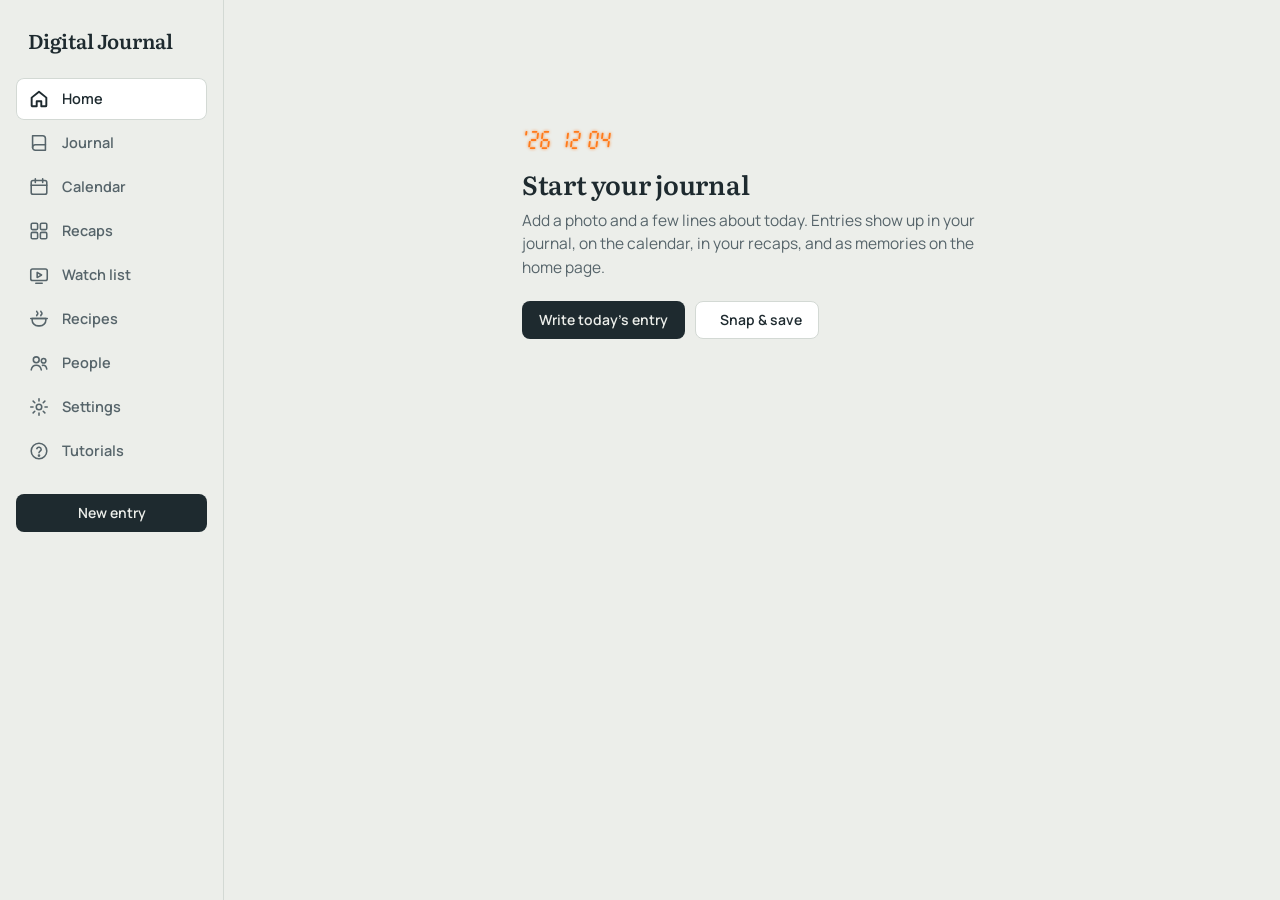
<file: index.html>
<!doctype html>
<html lang="en" data-theme="fog" class="tf-classic">
<head>
  <meta charset="utf-8">
  <meta name="viewport" content="width=device-width, initial-scale=1, viewport-fit=cover">
  <title>Digital Journal</title>
  <meta name="theme-color" content="#ECEEEA">
  <meta name="apple-mobile-web-app-capable" content="yes">
  <link rel="manifest" href="manifest.webmanifest">
  <link rel="icon" href="icons/icon.svg" type="image/svg+xml">
  <link rel="apple-touch-icon" href="icons/icon-192.png">
  <script>
    // Apply saved look settings before the page draws, so there is no flash.
    try {
      var s = JSON.parse(localStorage.getItem('dj-settings') || '{}'), r = document.documentElement;
      var t = s.theme || 'fog';
      if (t === 'auto') t = window.matchMedia && matchMedia('(prefers-color-scheme: dark)').matches ? (s.autoDark || 'midnight') : (s.autoLight || 'fog');
      if (t === 'seasonal') { var m = new Date().getMonth(); t = m < 2 || m === 11 ? 'winter' : m < 5 ? 'spring' : m < 8 ? 'summer' : 'autumn'; }
      if (localStorage.getItem('dj-lock')) r.classList.add('is-locked');
      r.dataset.theme = t;
      if (s.titleFont) r.classList.add('tf-' + s.titleFont);
      r.dataset.paper = s.paper || 'plain';
      r.dataset.frame = s.frame || 'none';
      r.dataset.dropcap = s.dropcap === false ? 'off' : 'on';
    } catch (e) {}
  </script>
  <link rel="stylesheet" href="styles.css">
</head>
<body>
  <div id="lockScreen" class="lock-screen" hidden>
    <form class="lock-card" id="lockForm" novalidate>
      <svg class="lock-icon" viewBox="0 0 24 24" aria-hidden="true"><rect x="5" y="10.5" width="14" height="10" rx="2"/><path d="M8 10.5V8a4 4 0 0 1 8 0v2.5"/></svg>
      <h1 id="lockHello">Welcome back</h1>
      <p class="muted">Enter your passcode to open your journal.</p>
      <input id="lockPass" class="text-input lock-input" type="password" autocomplete="current-password" aria-label="Passcode" placeholder="Passcode">
      <p class="ed-error" id="lockError" role="alert"></p>
      <button class="btn btn-primary lock-btn" type="submit" id="lockBtn">Unlock</button>
      <button class="linkbtn" type="button" id="lockForgot">Forgot your passcode?</button>
      <div class="lock-forgot" id="lockForgotBox" hidden>
        <p>Your journal is encrypted with your passcode, so it can’t be reset. To start again, erase this journal and then import a backup file in Settings.</p>
        <label class="field"><span>Type ERASE to confirm</span><input id="lockErase" class="text-input" type="text" autocomplete="off"></label>
        <button class="btn btn-danger" type="button" id="lockEraseBtn">Erase this journal</button>
      </div>
    </form>
  </div>
  <!-- Ink texture used by the rubber-stamp date style -->
  <svg width="0" height="0" style="position:absolute" aria-hidden="true">
    <filter id="rough"><feTurbulence type="fractalNoise" baseFrequency="1.4" numOctaves="2" seed="3" result="n"/><feDisplacementMap in="SourceGraphic" in2="n" scale="1.6"/></filter>
  </svg>

  <div class="shell">
    <nav class="rail" aria-label="Main">
      <a class="brand" href="#/home">Digital Journal</a>
      <a class="nav-link" data-nav="home" href="#/home">
        <svg viewBox="0 0 24 24" aria-hidden="true"><path d="M4 10.5 12 4l8 6.5V19a1 1 0 0 1-1 1h-4.5v-5.5h-5V20H5a1 1 0 0 1-1-1z"/></svg>
        <span>Home</span>
      </a>
      <a class="nav-link" data-nav="journal" href="#/journal">
        <svg viewBox="0 0 24 24" aria-hidden="true"><path d="M5 4h11a3 3 0 0 1 3 3v13H8a3 3 0 0 1-3-3V4z"/><path d="M5 17a3 3 0 0 1 3-3h11"/></svg>
        <span>Journal</span>
      </a>
      <a class="nav-link" data-nav="calendar" href="#/calendar">
        <svg viewBox="0 0 24 24" aria-hidden="true"><rect x="3.5" y="5" width="17" height="15" rx="2"/><path d="M3.5 10h17M8 3v4M16 3v4"/></svg>
        <span>Calendar</span>
      </a>
      <a class="nav-link" data-nav="recap" href="#/recap">
        <svg viewBox="0 0 24 24" aria-hidden="true"><rect x="3.5" y="3.5" width="7" height="7" rx="1.5"/><rect x="13.5" y="3.5" width="7" height="7" rx="1.5"/><rect x="3.5" y="13.5" width="7" height="7" rx="1.5"/><rect x="13.5" y="13.5" width="7" height="7" rx="1.5"/></svg>
        <span>Recaps</span>
      </a>
      <a class="nav-link" data-nav="watch" href="#/watch">
        <svg viewBox="0 0 24 24" aria-hidden="true"><rect x="3" y="5.5" width="18" height="12.5" rx="2"/><path d="M8.5 21h7M10 9.2v5.6l4.8-2.8z"/></svg>
        <span>Watch list</span>
      </a>
      <a class="nav-link" data-nav="recipes" href="#/recipes">
        <svg viewBox="0 0 24 24" aria-hidden="true"><path d="M4.5 11.5h15v1.5a6.5 6.5 0 0 1-6.5 6.5h-2A6.5 6.5 0 0 1 4.5 13z"/><path d="M3 11.5h18M9.5 8.5c0-1.3 1.2-1.3 1.2-2.6S9.5 4.6 9.5 3.5M14 8.5c0-1.3 1.2-1.3 1.2-2.6S14 4.6 14 3.5"/></svg>
        <span>Recipes</span>
      </a>
      <a class="nav-link" data-nav="people" href="#/people">
        <svg viewBox="0 0 24 24" aria-hidden="true"><circle cx="9" cy="8.5" r="3.2"/><path d="M3.5 19.5c.6-3.2 2.9-5 5.5-5s4.9 1.8 5.5 5"/><circle cx="17" cy="9.5" r="2.5"/><path d="M15.8 14.6c2.3-.3 4.2 1.2 4.7 4"/></svg>
        <span>People</span>
      </a>
      <a class="nav-link" data-nav="settings" href="#/settings">
        <svg viewBox="0 0 24 24" aria-hidden="true"><circle cx="12" cy="12" r="3"/><path d="M12 3v2.5M12 18.5V21M3 12h2.5M18.5 12H21M5.6 5.6l1.8 1.8M16.6 16.6l1.8 1.8M5.6 18.4l1.8-1.8M16.6 7.4l1.8-1.8"/></svg>
        <span>Settings</span>
      </a>
      <a class="nav-link nav-help" data-nav="help" href="#/help">
        <svg viewBox="0 0 24 24" aria-hidden="true"><circle cx="12" cy="12" r="8.5"/><path d="M9.6 9.4a2.5 2.5 0 0 1 4.8.9c0 1.7-2.4 2.1-2.4 3.7"/><circle cx="12" cy="17" r=".6" fill="currentColor"/></svg>
        <span>Tutorials</span>
      </a>
      <button class="btn btn-primary rail-new" type="button" data-action="new">New entry</button>
      <button class="btn btn-ghost rail-lock" type="button" data-action="lock-now" hidden>
        <svg viewBox="0 0 24 24" aria-hidden="true"><rect x="5" y="10.5" width="14" height="10" rx="2"/><path d="M8 10.5V8a4 4 0 0 1 8 0v2.5"/></svg>Lock now
      </button>
    </nav>
    <main id="view" tabindex="-1"></main>
  </div>

  <button class="fab" type="button" data-action="new" aria-label="New entry">
    <svg viewBox="0 0 24 24" aria-hidden="true"><path d="M12 5v14M5 12h14"/></svg>
  </button>

  <dialog id="editor" aria-labelledby="edHeading">
    <form id="editorForm" novalidate>
      <header class="ed-head">
        <button type="button" class="btn btn-ghost" data-ed="cancel">Cancel</button>
        <h2 id="edHeading">New entry</h2>
        <button type="submit" class="btn btn-primary" id="edSave">Save</button>
      </header>
      <div class="ed-body" id="edBody">
        <div class="ed-draft" id="edDraft" hidden></div>
        <div class="ed-top">
          <label class="ed-date"><span>Date</span><input type="date" id="edDate" required></label>
          <button type="button" class="ed-toggle" data-ed="fav" id="edFav" aria-pressed="false" title="Favorite">☆ Favorite</button>
        </div>
        <p class="ed-auto" id="edAuto" hidden></p>
        <div class="ed-field">
          <p class="ed-label" id="edMoodLabel">Mood <span id="edMoodName"></span></p>
          <div class="ed-moods" id="edMoods" role="radiogroup" aria-labelledby="edMoodLabel"></div>
        </div>
        <div class="ed-photos" id="edPhotos"></div>
        <label class="ed-add">
          <input type="file" id="edFile" accept="image/*" multiple>
          <svg viewBox="0 0 24 24" aria-hidden="true"><rect x="3.5" y="5.5" width="17" height="13" rx="2"/><circle cx="9" cy="10.5" r="1.6"/><path d="m4 17 5-4.5 3.5 3 3-2.5 4.5 4"/></svg>
          <span>Add photos</span>
        </label>
        <p class="ed-hint" id="edPhotoHint">You can also drop or paste photos here. The first photo is the cover.</p>
        <div id="edTitleWrap" class="ed-title-wrap">
          <input id="edTitle" class="ed-title title-text" type="text" placeholder="Title (optional)" maxlength="140" autocomplete="off">
        </div>
        <div class="ed-fonts" id="edFonts" role="radiogroup" aria-label="Title font"></div>
        <div class="ed-prompts" id="edPrompts"></div>
        <textarea id="edText" class="ed-text" placeholder="What happened today?" rows="8"></textarea>
        <div class="ed-field">
          <p class="ed-label">Voice notes &amp; videos</p>
          <div class="ed-media" id="edMedia"></div>
          <div class="row-tight">
            <button type="button" class="btn btn-line" data-ed="record">● Record a voice note</button>
            <label class="btn btn-line ed-vid"><input type="file" id="edVideo" accept="video/*">🎬 Add a video</label>
          </div>
        </div>
        <div class="ed-field">
          <p class="ed-label">Song of the day</p>
          <div class="ed-song">
            <input id="edSongTitle" class="text-input" type="text" placeholder="Song" maxlength="120" autocomplete="off">
            <input id="edSongArtist" class="text-input" type="text" placeholder="Artist" maxlength="120" autocomplete="off">
            <input id="edSongLink" class="text-input" type="url" placeholder="Link (Spotify, YouTube…), optional" maxlength="500" autocomplete="off">
          </div>
        </div>
        <div class="ed-field">
          <p class="ed-label">Who was there</p>
          <div class="ed-people" id="edPeople"></div>
        </div>
        <div class="ed-field">
          <p class="ed-label">Tags</p>
          <div class="ed-tags" id="edTags"></div>
        </div>
        <div class="ed-field">
          <p class="ed-label"><label for="edPlace">Where</label></p>
          <div class="ed-place-row">
            <select id="edPlace" class="text-input"></select>
            <button type="button" class="btn btn-line" data-ed="new-place">New place</button>
          </div>
        </div>
        <div class="ed-field">
          <p class="ed-label" id="edTintLabel">Entry color</p>
          <div class="ed-tints" id="edTints" role="radiogroup" aria-labelledby="edTintLabel"></div>
        </div>
        <p class="ed-error" id="edError" role="alert"></p>
        <div class="ed-danger" id="edDanger">
          <button type="button" class="btn btn-danger" data-ed="delete">Delete entry</button>
        </div>
      </div>
    </form>
  </dialog>

  <dialog id="personDlg" class="mini" aria-labelledby="pdHeading">
    <form id="personForm" novalidate>
      <header class="ed-head">
        <button type="button" class="btn btn-ghost" data-close>Cancel</button>
        <h2 id="pdHeading">New person</h2>
        <button type="submit" class="btn btn-primary">Save</button>
      </header>
      <div class="mini-body">
        <label class="avatar-pick">
          <input type="file" id="pdFile" accept="image/*">
          <span class="avatar xl" id="pdAvatar"></span>
          <span class="link">Choose photo</span>
        </label>
        <label class="field"><span>Name</span><input id="pdName" class="text-input" type="text" maxlength="60" autocomplete="off" required></label>
        <p class="ed-error" id="pdError" role="alert"></p>
        <div class="ed-danger" id="pdDanger"><button type="button" class="btn btn-danger" data-pd="delete">Delete person</button></div>
      </div>
    </form>
  </dialog>

  <dialog id="placeDlg" class="mini" aria-labelledby="plHeading">
    <form id="placeForm" novalidate>
      <header class="ed-head">
        <button type="button" class="btn btn-ghost" data-close>Cancel</button>
        <h2 id="plHeading">New place</h2>
        <button type="submit" class="btn btn-primary">Save</button>
      </header>
      <div class="mini-body">
        <label class="field"><span>Name</span><input id="plName" class="text-input" type="text" maxlength="80" placeholder="Library, Mom’s house, Lake Thunderbird…" autocomplete="off" required></label>
        <label class="field"><span>Address or Google Maps link</span><input id="plAddr" class="text-input" type="text" maxlength="500" placeholder="Paste a link or type an address" autocomplete="off"></label>
        <div class="row-tight">
          <button type="button" class="btn btn-line" data-pl="locate">Use my current location</button>
          <span class="muted" id="plStatus"></span>
        </div>
        <div class="map-box" id="plMap"></div>
        <p class="ed-error" id="plError" role="alert"></p>
        <div class="ed-danger" id="plDanger"><button type="button" class="btn btn-danger" data-pl="delete">Delete place</button></div>
      </div>
    </form>
  </dialog>

  <dialog id="passDlg" class="mini" aria-labelledby="psHeading">
    <form id="passForm" novalidate>
      <header class="ed-head">
        <button type="button" class="btn btn-ghost" data-close>Cancel</button>
        <h2 id="psHeading">Set a passcode</h2>
        <button type="submit" class="btn btn-primary" id="psSave">Save</button>
      </header>
      <div class="mini-body" id="psBody"></div>
    </form>
  </dialog>

  <dialog id="quickDlg" class="mini" aria-labelledby="qcHeading">
    <form id="quickForm" novalidate>
      <header class="ed-head">
        <button type="button" class="btn btn-ghost" data-close>Cancel</button>
        <h2 id="qcHeading">Snap &amp; save</h2>
        <button type="submit" class="btn btn-primary" id="qcSave">Save</button>
      </header>
      <div class="mini-body">
        <div class="qc-photo" id="qcPhoto">
          <label class="btn btn-line"><input type="file" id="qcCamera" accept="image/*" capture="environment" hidden>Take photo</label>
          <label class="btn btn-line"><input type="file" id="qcPick" accept="image/*" hidden>Choose photo</label>
        </div>
        <input id="qcLine" class="text-input qc-line" type="text" maxlength="140" placeholder="One line about it" autocomplete="off">
        <div class="ed-moods qc-moods" id="qcMoods" role="radiogroup" aria-label="Mood"></div>
        <p class="muted" id="qcInfo"></p>
        <p class="ed-error" id="qcError" role="alert"></p>
      </div>
    </form>
  </dialog>

  <dialog id="tagDlg" class="mini" aria-labelledby="tgHeading">
    <form id="tagForm" novalidate>
      <header class="ed-head">
        <button type="button" class="btn btn-ghost" data-close>Cancel</button>
        <h2 id="tgHeading">New tag</h2>
        <button type="submit" class="btn btn-primary">Save</button>
      </header>
      <div class="mini-body">
        <label class="field"><span>Name</span><input id="tgName" class="text-input" type="text" maxlength="40" autocomplete="off" required></label>
        <div class="field"><span>Color</span><div class="ed-tints" id="tgColors" role="radiogroup" aria-label="Tag color"></div></div>
        <p class="ed-error" id="tgError" role="alert"></p>
        <div class="ed-danger" id="tgDanger"><button type="button" class="btn btn-danger" data-tg="delete">Delete tag</button></div>
      </div>
    </form>
  </dialog>

  <dialog id="lightbox" aria-label="Photo viewer">
    <img id="lbImg" alt="">
    <video id="lbVideo" controls playsinline hidden></video>
    <button type="button" class="lb-btn lb-close" data-lb="close" aria-label="Close">
      <svg viewBox="0 0 24 24" aria-hidden="true"><path d="M6 6l12 12M18 6 6 18"/></svg>
    </button>
    <button type="button" class="lb-btn lb-prev" data-lb="prev" aria-label="Previous photo">
      <svg viewBox="0 0 24 24" aria-hidden="true"><path d="M15 5l-7 7 7 7"/></svg>
    </button>
    <button type="button" class="lb-btn lb-next" data-lb="next" aria-label="Next photo">
      <svg viewBox="0 0 24 24" aria-hidden="true"><path d="M9 5l7 7-7 7"/></svg>
    </button>
    <p class="lb-count" id="lbCount"></p>
  </dialog>

  <div id="tray" class="tray" hidden></div>
  <div id="toast" role="status" aria-live="polite"></div>

  <script src="core.js"></script>
  <script src="app.js"></script>
</body>
</html>
</file>
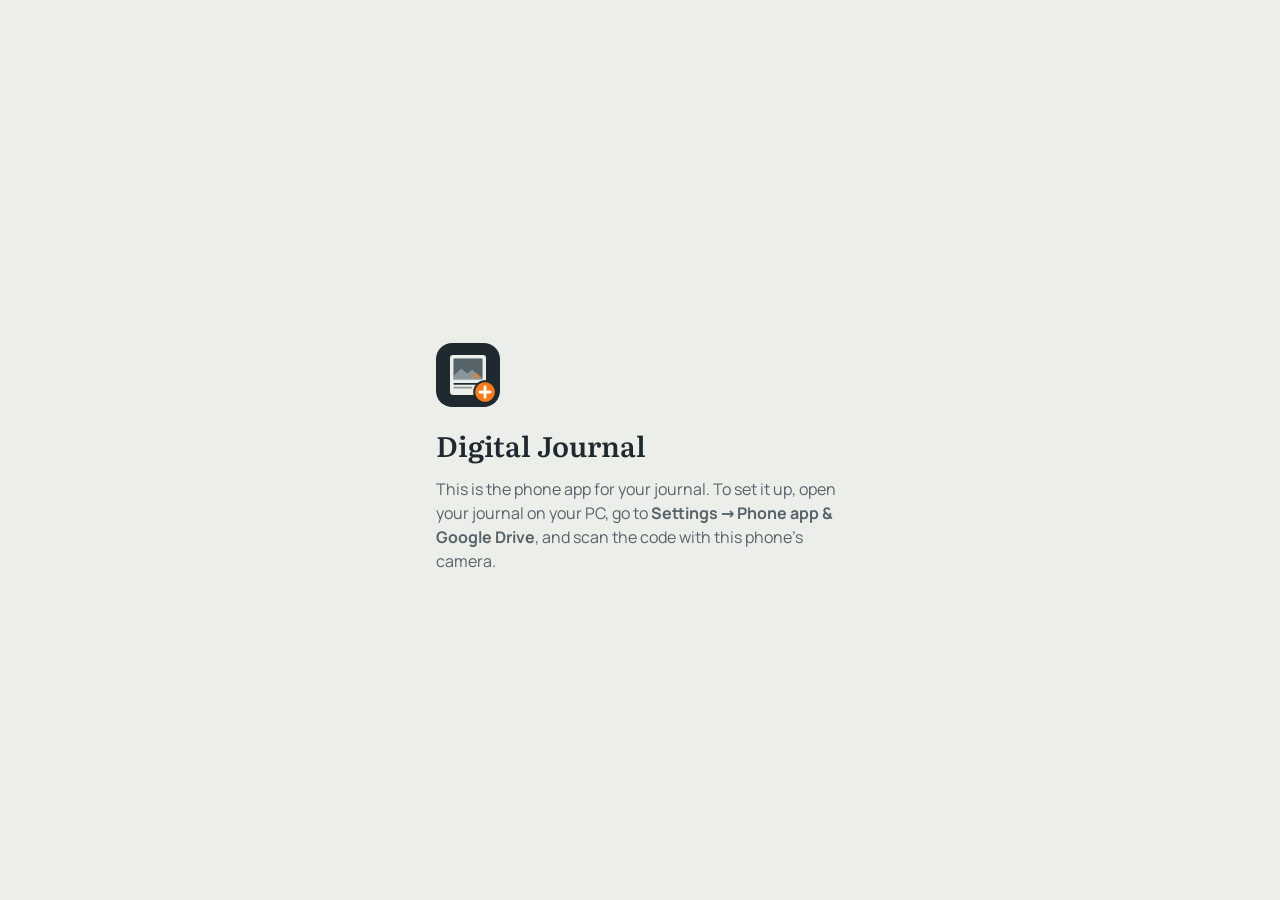
<file: phone/index.html>
<!doctype html>
<html lang="en">
<head>
  <meta charset="utf-8">
  <meta name="viewport" content="width=device-width, initial-scale=1, viewport-fit=cover">
  <title>Journal: add an entry</title>
  <meta name="theme-color" content="#ECEEEA">
  <meta name="description" content="Add entries to your Digital Journal from your phone.">
  <link rel="manifest" href="manifest.webmanifest">
  <link rel="icon" href="icon-192.png">
  <link rel="apple-touch-icon" href="icon-192.png">
  <link rel="stylesheet" href="phone.css">
</head>
<body>
  <main id="app" aria-live="polite"></main>
  <div id="toast" role="status" aria-live="polite"></div>
  <script src="../core.js"></script>
  <script src="phone.js"></script>
</body>
</html>
</file>
<file: styles.css>
/* Digital Journal — styles (v0.2) */

/* ---------- Fonts (bundled so the app works offline) ---------- */
@font-face { font-family: "Literata"; font-weight: 200 900; font-display: swap; src: url("fonts/literata-latin-opsz-normal.woff2") format("woff2"); }
@font-face { font-family: "Manrope"; font-weight: 200 800; font-display: swap; src: url("fonts/manrope-latin-wght-normal.woff2") format("woff2"); }
@font-face { font-family: "Playfair Display"; font-weight: 400 900; font-display: swap; src: url("fonts/playfair-display-latin-wght-normal.woff2") format("woff2"); }
@font-face { font-family: "Caveat"; font-weight: 400 700; font-display: swap; src: url("fonts/caveat-latin-wght-normal.woff2") format("woff2"); }
@font-face { font-family: "Dancing Script"; font-weight: 400 700; font-display: swap; src: url("fonts/dancing-script-latin-wght-normal.woff2") format("woff2"); }
@font-face { font-family: "Special Elite"; font-weight: 400; font-display: swap; src: url("fonts/special-elite-latin-400-normal.woff2") format("woff2"); }
@font-face { font-family: "Patrick Hand"; font-weight: 400; font-display: swap; src: url("fonts/patrick-hand-latin-400-normal.woff2") format("woff2"); }
@font-face { font-family: "Abril Fatface"; font-weight: 400; font-display: swap; src: url("fonts/abril-fatface-latin-400-normal.woff2") format("woff2"); }
@font-face { font-family: "Pacifico"; font-weight: 400; font-display: swap; src: url("fonts/pacifico-latin-400-normal.woff2") format("woff2"); }

/* ---------- Base tokens ---------- */
:root {
  --serif: "Literata", Georgia, "Times New Roman", serif;
  --sans: "Manrope", system-ui, -apple-system, "Segoe UI", Roboto, sans-serif;
  --stamp: #FF7A1A;
  --danger: #B3362B;
  --rail-w: 224px;
  --tab-h: 64px;
  --safe-b: env(safe-area-inset-bottom, 0px);
  --title-font: var(--serif);
  --title-weight: 600;
  --title-scale: 1;
  --tint-mix: 76%;
}

/* ---------- Themes (also used on the small previews in Settings) ---------- */
[data-theme="fog"]      { --fog:#ECEEEA; --fog-2:#E1E5E0; --paper:#FFFFFF; --ink:#1E2A2F; --ink-2:#56646A; --ink-3:#8A969A; --line:#D3D9D4; --sea:#2F6F73; --text:#2A383E; --stamp-ink:#E0600A; color-scheme: light; }
[data-theme="paper"]    { --fog:#F3EEE4; --fog-2:#E8E1D3; --paper:#FFFDF8; --ink:#2B2620; --ink-2:#6B6156; --ink-3:#9C9184; --line:#DDD4C4; --sea:#8A5A2B; --text:#3A332B; --stamp-ink:#D2591A; color-scheme: light; }
[data-theme="sepia"]    { --fog:#E6DAC3; --fog-2:#DACCB1; --paper:#F4EBDA; --ink:#3B2F22; --ink-2:#6E5D48; --ink-3:#9A8670; --line:#CDBC9E; --sea:#7A4E2A; --text:#45372A; --stamp-ink:#C4531A; color-scheme: light; }
[data-theme="sakura"]   { --fog:#F7EDEF; --fog-2:#EEDFE3; --paper:#FFFFFF; --ink:#3A2630; --ink-2:#7A5F6A; --ink-3:#A88F99; --line:#E7D3D9; --sea:#B8476D; --text:#45313B; --stamp-ink:#E0600A; color-scheme: light; }
[data-theme="lavender"] { --fog:#EEEDF6; --fog-2:#E2E0EF; --paper:#FFFFFF; --ink:#26223D; --ink-2:#625D7E; --ink-3:#918CA9; --line:#D9D6E8; --sea:#6150B0; --text:#34304A; --stamp-ink:#E0600A; color-scheme: light; }
[data-theme="ocean"]    { --fog:#E6EDF2; --fog-2:#D8E2EA; --paper:#FFFFFF; --ink:#172A39; --ink-2:#50677A; --ink-3:#8397A7; --line:#CCD8E2; --sea:#22639C; --text:#26394A; --stamp-ink:#E0600A; color-scheme: light; }
[data-theme="forest"]   { --fog:#E7EDE5; --fog-2:#DAE3D7; --paper:#FFFFFF; --ink:#1E2E23; --ink-2:#556A5B; --ink-3:#889A8C; --line:#CCD8CB; --sea:#3B774C; --text:#2B3D31; --stamp-ink:#D2591A; color-scheme: light; }
[data-theme="mint"]     { --fog:#E5F3EE; --fog-2:#D5EAE2; --paper:#FFFFFF; --ink:#15322A; --ink-2:#4E6E64; --ink-3:#84A097; --line:#C7E0D7; --sea:#1C8669; --text:#233F37; --stamp-ink:#E0600A; color-scheme: light; }
[data-theme="sunset"]   { --fog:#F6E9E0; --fog-2:#EEDBCF; --paper:#FFFBF8; --ink:#3A2420; --ink-2:#7A5C55; --ink-3:#A88B83; --line:#E8D2C5; --sea:#B9472A; --text:#47302B; --stamp-ink:#D2591A; color-scheme: light; }
[data-theme="midnight"] { --fog:#13181B; --fog-2:#1B2226; --paper:#1D2529; --ink:#E6EAE8; --ink-2:#A3B0B4; --ink-3:#6E7C81; --line:#2C363B; --sea:#7FC4C0; --text:#D2DAD8; --stamp-ink:#FF8A33; color-scheme: dark; }
[data-theme="charcoal"] { --fog:#0E0E0F; --fog-2:#19191B; --paper:#1A1A1C; --ink:#F2F2F2; --ink-2:#ABABAF; --ink-3:#75757A; --line:#2C2C30; --sea:#F2B33D; --text:#DEDEE0; --stamp-ink:#FF8A33; color-scheme: dark; }
[data-theme="plum"]     { --fog:#1B1320; --fog-2:#251B2B; --paper:#251B2B; --ink:#F1E6EF; --ink-2:#BBA6B6; --ink-3:#85707F; --line:#3A2C41; --sea:#E28BB5; --text:#E2D3DF; --stamp-ink:#FF8A33; color-scheme: dark; }
[data-theme="spring"]   { --fog:#F1F4EC; --fog-2:#E5EBDD; --paper:#FFFFFF; --ink:#27332A; --ink-2:#60705F; --ink-3:#93A190; --line:#D8E1D1; --sea:#C2577A; --text:#34403A; --stamp-ink:#E0600A; color-scheme: light; }
[data-theme="summer"]   { --fog:#EEF5F7; --fog-2:#DDEBEF; --paper:#FFFFFF; --ink:#14313D; --ink-2:#4B6B78; --ink-3:#81A0AB; --line:#CCE0E6; --sea:#0E8AA8; --text:#21404C; --stamp-ink:#E0600A; color-scheme: light; }
[data-theme="autumn"]   { --fog:#F4ECE1; --fog-2:#EADDCB; --paper:#FFFBF5; --ink:#3A2A1E; --ink-2:#76604C; --ink-3:#A68F79; --line:#E3D3BE; --sea:#B5562A; --text:#47362A; --stamp-ink:#C4531A; color-scheme: light; }
[data-theme="winter"]   { --fog:#EEF2F7; --fog-2:#E0E7F0; --paper:#FFFFFF; --ink:#1C2838; --ink-2:#596B80; --ink-3:#8C9CB0; --line:#D3DCE8; --sea:#3C6E9E; --text:#2A3747; --stamp-ink:#E0600A; color-scheme: light; }
[data-theme="midnight"], [data-theme="charcoal"], [data-theme="plum"] { --tint-mix: 84%; }

/* ---------- Title fonts (a class on <html> sets the default; a class on an entry overrides it) ---------- */
.tf-classic    { --title-font: "Literata", Georgia, serif;         --title-weight: 600; --title-scale: 1; }
.tf-elegant    { --title-font: "Playfair Display", Georgia, serif; --title-weight: 600; --title-scale: 1.04; }
.tf-hand       { --title-font: "Caveat", cursive;                  --title-weight: 600; --title-scale: 1.38; }
.tf-script     { --title-font: "Dancing Script", cursive;          --title-weight: 600; --title-scale: 1.24; }
.tf-typewriter { --title-font: "Special Elite", "Courier New", monospace; --title-weight: 400; --title-scale: 1; }
.tf-notebook   { --title-font: "Patrick Hand", cursive;            --title-weight: 400; --title-scale: 1.2; }
.tf-display    { --title-font: "Abril Fatface", Georgia, serif;    --title-weight: 400; --title-scale: 1.06; }
.tf-retro      { --title-font: "Pacifico", cursive;                --title-weight: 400; --title-scale: 1; }
.tf-clean      { --title-font: "Manrope", system-ui, sans-serif;   --title-weight: 700; --title-scale: .96; }
.title-text {
  font-family: var(--title-font); font-weight: var(--title-weight);
  font-size: calc(var(--ts, 20px) * var(--title-scale)); line-height: 1.22; letter-spacing: -.005em;
}

* { box-sizing: border-box; }
html { -webkit-text-size-adjust: 100%; }
body {
  margin: 0; background: var(--fog); color: var(--ink);
  font: 400 15px/1.5 var(--sans); -webkit-font-smoothing: antialiased;
}
img { display: block; max-width: 100%; }
a { color: inherit; }
button, input, textarea { font: inherit; color: inherit; }
h1, h2, h3 { margin: 0; }
p { margin: 0; }
:focus-visible { outline: 2px solid var(--sea); outline-offset: 2px; }
svg { fill: none; stroke: currentColor; stroke-width: 1.7; stroke-linecap: round; stroke-linejoin: round; }
.sr { position: absolute; width: 1px; height: 1px; overflow: hidden; clip: rect(0 0 0 0); white-space: nowrap; }

/* ---------- Shell ---------- */
.shell { min-height: 100vh; position: relative; z-index: 2; }
#view { outline: none; padding: 28px 18px calc(var(--tab-h) + var(--safe-b) + 96px); overflow-x: clip; }

.rail {
  position: fixed; z-index: 20; left: 0; right: 0; bottom: 0;
  height: calc(var(--tab-h) + var(--safe-b)); padding-bottom: var(--safe-b);
  display: flex; align-items: stretch;
  background: color-mix(in srgb, var(--fog) 93%, transparent);
  backdrop-filter: blur(12px); border-top: 1px solid var(--line);
}
.rail .brand, .rail .rail-new { display: none; }
.nav-link {
  flex: 1; display: flex; flex-direction: column; align-items: center; justify-content: center; gap: 3px;
  text-decoration: none; color: var(--ink-2); font-size: 11px; font-weight: 600; min-width: 0;
}
.nav-link svg { width: 22px; height: 22px; }
.nav-link[aria-current="page"] { color: var(--ink); }
.nav-link[aria-current="page"] svg { stroke-width: 2.1; }

.fab {
  position: fixed; z-index: 21; right: 18px; bottom: calc(var(--tab-h) + var(--safe-b) + 16px);
  width: 56px; height: 56px; border-radius: 50%; border: 0;
  background: var(--ink); color: var(--fog); display: grid; place-items: center; cursor: pointer;
  box-shadow: 0 6px 18px rgba(0, 0, 0, .28);
}
.fab svg { width: 26px; height: 26px; stroke-width: 2.2; }

@media (min-width: 860px) {
  .shell { display: grid; grid-template-columns: var(--rail-w) 1fr; }
  .rail {
    position: sticky; top: 0; height: 100vh; bottom: auto; padding: 28px 16px;
    flex-direction: column; gap: 2px; border-top: 0; border-right: 1px solid var(--line);
    background: transparent; backdrop-filter: none;
  }
  .rail .brand { display: block; text-decoration: none; padding: 0 12px 24px; font: 600 20px/1.2 var(--serif); letter-spacing: -.01em; }
  .nav-link { flex: 0 0 auto; flex-direction: row; justify-content: flex-start; gap: 12px; padding: 10px 12px; border-radius: 8px; font-size: 14.5px; }
  .nav-link:hover { background: var(--fog-2); }
  .nav-link[aria-current="page"] { background: var(--paper); box-shadow: inset 0 0 0 1px var(--line); }
  .rail .rail-new { display: flex; margin-top: 20px; }
  .fab { display: none; }
  #view { padding: 40px 44px 96px; }
}

/* ---------- Buttons ---------- */
.btn {
  display: inline-flex; align-items: center; justify-content: center; gap: 8px;
  font: 600 14px/1 var(--sans); padding: 11px 16px; border-radius: 8px;
  border: 1px solid transparent; cursor: pointer; text-decoration: none; white-space: nowrap;
}
.btn-primary { background: var(--ink); color: var(--fog); }
.btn-primary:hover { opacity: .88; }
.btn-primary:disabled { opacity: .5; cursor: progress; }
.btn-ghost { background: transparent; color: var(--ink); }
.btn-ghost:hover { background: var(--fog-2); }
.btn-line { background: var(--paper); border-color: var(--line); color: var(--ink); }
.btn-line:hover { border-color: var(--ink-3); }
.btn-danger { background: transparent; color: var(--danger); border-color: color-mix(in srgb, var(--danger) 40%, transparent); }
.btn-danger:hover { background: color-mix(in srgb, var(--danger) 8%, transparent); }
.icon-btn {
  width: 38px; height: 38px; display: inline-grid; place-items: center; flex: none;
  border-radius: 8px; border: 1px solid var(--line); background: var(--paper); color: var(--ink); cursor: pointer; text-decoration: none;
}
.icon-btn svg { width: 18px; height: 18px; }
.icon-btn:hover { border-color: var(--ink-3); }
.link { color: var(--sea); font-weight: 600; text-decoration: none; }
.link:hover { text-decoration: underline; }

/* ---------- Date stamp (film camera imprint) ---------- */
.stamp { display: block; height: 17px; width: auto; fill: var(--stamp); stroke: none; filter: drop-shadow(0 0 1.5px rgba(255, 122, 26, .85)); }
.stamp rect { stroke: none; }
.stamp-paper { fill: var(--stamp-ink); filter: none; }
.stamp-lg { height: 24px; }

/* ---------- Page heads ---------- */
.page { max-width: 720px; margin: 0 auto; }
.page-wide { max-width: 1080px; margin: 0 auto; }
.page-head { display: flex; align-items: center; gap: 12px; flex-wrap: wrap; margin-bottom: 26px; }
.page-head h1 { font: 600 clamp(28px, 4vw, 38px)/1.1 var(--serif); letter-spacing: -.02em; margin-right: auto; }
.search {
  flex: 1 1 200px; max-width: 280px; font: 500 14px var(--sans); color: var(--ink);
  padding: 10px 14px; border-radius: 8px; border: 1px solid var(--line); background: var(--paper);
}
.search::placeholder { color: var(--ink-3); }
.views { display: inline-flex; padding: 3px; border-radius: 9px; background: var(--fog-2); }
.views button {
  width: 38px; height: 34px; display: grid; place-items: center; border: 0; border-radius: 7px;
  background: transparent; color: var(--ink-2); cursor: pointer;
}
.views button svg { width: 18px; height: 18px; }
.views button[aria-pressed="true"] { background: var(--paper); color: var(--ink); box-shadow: 0 0 0 1px var(--line); }

/* ---------- Photos (shared) ---------- */
.ph { position: relative; overflow: hidden; background: var(--fog-2); min-height: 0; }
.ph img { width: 100%; height: 100%; object-fit: cover; opacity: 0; transition: opacity .35s ease; }
.ph img.loaded { opacity: 1; }
.ph .more { position: absolute; inset: 0; display: grid; place-items: center; background: rgba(20, 26, 30, .55); color: #fff; font: 600 18px var(--sans); }

/* ---------- Journal: story view ---------- */
.month-group + .month-group { margin-top: 44px; }
.month-label {
  display: flex; align-items: baseline; justify-content: space-between; gap: 12px;
  margin-bottom: 14px; padding-bottom: 10px; border-bottom: 1px solid var(--line);
}
.month-label strong { font: 600 22px/1.2 var(--serif); color: var(--ink); letter-spacing: -.01em; }
.month-label a { font-size: 13.5px; }

.cards { display: grid; gap: 18px; }
.card { background: var(--paper); border-radius: 10px; overflow: hidden; box-shadow: 0 0 0 1px var(--line); }
.card-link { display: block; text-decoration: none; }
.card-link:hover .card-body h3 { text-decoration: underline; text-underline-offset: 3px; text-decoration-thickness: 1px; }
.mosaic-card { position: relative; display: grid; gap: 2px; aspect-ratio: 16 / 10; background: var(--paper); }
.mosaic-card.n-2 { grid-template-columns: 1fr 1fr; }
.mosaic-card.n-3, .mosaic-card.n-4 { grid-template-columns: 2fr 1fr; grid-template-rows: 1fr 1fr; }
.mosaic-card.n-3 .ph:first-child, .mosaic-card.n-4 .ph:first-child { grid-row: span 2; }
.mosaic-card > .stamp { position: absolute; right: 14px; bottom: 12px; z-index: 2; }
.card-body { padding: 16px 18px 18px; }
.card-body .stamp { margin-bottom: 10px; }
.card-day { font-size: 13px; font-weight: 600; color: var(--ink-2); }
.card-body h3 { --ts: 20px; margin-top: 4px; color: var(--ink); }
.excerpt {
  font: 400 15.5px/1.6 var(--serif); color: var(--text); margin-top: 6px;
  display: -webkit-box; -webkit-line-clamp: 3; -webkit-box-orient: vertical; overflow: hidden;
}

/* ---------- Journal: tile views ---------- */
.tiles { display: grid; gap: 8px; grid-template-columns: repeat(auto-fill, minmax(var(--tile, 180px), 1fr)); }
.tiles.size-s { --tile: 104px; gap: 4px; }
.tiles.size-m { --tile: 170px; }
.tiles.size-l { --tile: 280px; gap: 12px; }
.tile-e {
  position: relative; display: block; aspect-ratio: 1 / 1; border-radius: 8px; overflow: hidden;
  background: var(--paper); box-shadow: 0 0 0 1px var(--line); text-decoration: none; color: var(--ink);
}
.size-s .tile-e { border-radius: 4px; }
.tile-e .ph { position: absolute; inset: 0; }
.tile-e .cap {
  position: absolute; left: 0; right: 0; bottom: 0; z-index: 2; padding: 34px 12px 11px; color: #fff;
  background: linear-gradient(180deg, rgba(0, 0, 0, 0) 0%, rgba(0, 0, 0, .62) 100%);
}
.tile-e .cap .title-text { --ts: 16px; display: -webkit-box; -webkit-line-clamp: 2; -webkit-box-orient: vertical; overflow: hidden; }
.size-l .tile-e .cap { padding: 50px 16px 14px; }
.size-l .tile-e .cap .title-text { --ts: 21px; }
.tile-e .cap .d { font-size: 12px; font-weight: 600; opacity: .88; margin-top: 2px; }
.tile-e .multi { position: absolute; z-index: 2; top: 8px; right: 8px; padding: 2px 7px; border-radius: 4px; background: rgba(0, 0, 0, .5); color: #fff; font-size: 11.5px; font-weight: 700; }
.size-s .tile-e .cap { padding: 18px 6px 5px; }
.size-s .tile-e .cap .title-text { display: none; }
.size-s .tile-e .cap .d { font-size: 11px; margin: 0; }
.size-s .tile-e .multi { top: 4px; right: 4px; font-size: 10px; padding: 1px 5px; }
.tile-e.text { padding: 14px; display: flex; flex-direction: column; gap: 8px; }
.tile-e.text .stamp { height: 13px; align-self: flex-start; }
.tile-e.text .title-text { --ts: 17px; }
.tile-e.text .tx { font: 400 13.5px/1.5 var(--serif); color: var(--text); overflow: hidden; display: -webkit-box; -webkit-line-clamp: 5; -webkit-box-orient: vertical; }
.size-s .tile-e.text { padding: 7px; gap: 4px; }
.size-s .tile-e.text .tx { display: none; }
.size-s .tile-e.text .title-text { --ts: 12px; display: -webkit-box; -webkit-line-clamp: 3; -webkit-box-orient: vertical; overflow: hidden; }
.size-s .tile-e.text .stamp { height: 10px; }

.empty { max-width: 460px; margin: 10vh auto 0; }
.empty h2 { font: 600 26px/1.2 var(--serif); letter-spacing: -.01em; margin-bottom: 10px; }
.empty p { color: var(--ink-2); margin-bottom: 22px; font-size: 15.5px; }
.empty .stamp { margin-bottom: 18px; height: 20px; }
.no-results { color: var(--ink-2); padding: 24px 0; }

/* ---------- Home ---------- */
.home-head { display: flex; align-items: flex-end; justify-content: space-between; gap: 12px; flex-wrap: wrap; margin-bottom: 20px; }
.home-head h1 { font: 600 clamp(26px, 3.6vw, 36px)/1.15 var(--serif); letter-spacing: -.02em; }
.home-head p { color: var(--ink-2); font-weight: 600; font-size: 14px; }

.hero {
  position: relative; overflow: hidden; border-radius: 14px; background: #111;
  height: clamp(320px, 58vh, 600px); isolation: isolate;
}
.slide { position: absolute; inset: 0; opacity: 0; transition: opacity 1.1s ease; display: block; text-decoration: none; color: #fff; }
.slide.on { opacity: 1; z-index: 1; }
.slide .bg { position: absolute; inset: -40px; width: calc(100% + 80px); height: calc(100% + 80px); max-width: none; object-fit: cover; filter: blur(28px) brightness(.62) saturate(1.15); }
.slide .fg { position: absolute; inset: 0; width: 100%; height: 100%; object-fit: contain; }
.slide.on .fg { animation: drift 14s ease-out both; }
@keyframes drift { from { transform: scale(1); } to { transform: scale(1.045); } }
.slide .shade { position: absolute; inset: 0; background: linear-gradient(180deg, rgba(0, 0, 0, 0) 45%, rgba(0, 0, 0, .7) 100%); }
.slide .info { position: absolute; left: 0; right: 0; bottom: 0; padding: 0 28px 34px; z-index: 2; }
.slide .info .stamp { height: 18px; margin-bottom: 12px; }
.slide .info .title-text { --ts: clamp(26px, 4.2vw, 44px); text-shadow: 0 2px 14px rgba(0, 0, 0, .45); max-width: 22ch; }
.slide .info .when { margin-top: 8px; font-weight: 600; font-size: 14px; opacity: .9; }
.slide.quote { background: var(--paper); color: var(--ink); }
.slide.quote .q { position: absolute; inset: 0; display: flex; flex-direction: column; justify-content: center; padding: 40px clamp(28px, 7vw, 90px); }
.slide.quote .q blockquote { margin: 0; font: 400 clamp(20px, 2.8vw, 30px)/1.5 var(--serif); color: var(--text); max-width: 34ch; }
.slide.quote .q .title-text { --ts: 18px; margin-top: 18px; color: var(--ink-2); }
.slide.quote .q .stamp { margin-bottom: 18px; }
.hero-ctrl { position: absolute; z-index: 3; right: 16px; top: 16px; display: flex; gap: 6px; }
.hero-ctrl button {
  width: 38px; height: 38px; border-radius: 50%; border: 0; cursor: pointer; display: grid; place-items: center;
  background: rgba(0, 0, 0, .38); color: #fff; backdrop-filter: blur(6px);
}
.hero-ctrl button:hover { background: rgba(0, 0, 0, .55); }
.hero-ctrl svg { width: 18px; height: 18px; stroke-width: 2; }
.hero-progress { position: absolute; z-index: 3; left: 0; right: 0; bottom: 0; height: 3px; background: rgba(255, 255, 255, .18); }
.hero-progress span { display: block; height: 100%; width: 0; background: var(--stamp); }
.hero-progress span.run { animation: fill var(--dur, 8s) linear forwards; }
.hero.paused .hero-progress span { animation-play-state: paused; }
@keyframes fill { to { width: 100%; } }
.hero-empty { display: grid; place-items: center; text-align: center; padding: 30px; background: var(--paper); box-shadow: 0 0 0 1px var(--line); height: auto; min-height: 260px; }
.hero-empty h2 { font: 600 24px/1.25 var(--serif); margin-bottom: 8px; color: var(--ink); }
.hero-empty p { color: var(--ink-2); margin-bottom: 18px; max-width: 42ch; }

.home-sec { margin-top: 40px; }
.home-sec > header { display: flex; align-items: baseline; justify-content: space-between; gap: 12px; margin-bottom: 14px; }
.home-sec > header h2 { font: 600 22px/1.2 var(--serif); letter-spacing: -.01em; }
.home-sec > header a { font-size: 13.5px; }
.otd-year + .otd-year { margin-top: 26px; }
.otd-year h3 { font: 600 15px var(--sans); margin-bottom: 4px; }
.otd-year h3 span { color: var(--ink-2); font-weight: 500; }
.otd-year .recap-line { color: var(--ink-2); font-size: 14px; margin-bottom: 12px; }
.mem-row { display: grid; gap: 12px; grid-template-columns: repeat(auto-fill, minmax(230px, 1fr)); }
.mem {
  display: block; text-decoration: none; background: var(--paper); border-radius: 10px; overflow: hidden;
  box-shadow: 0 0 0 1px var(--line);
}
.mem:hover { box-shadow: 0 0 0 1px var(--ink-3); }
.mem .ph { aspect-ratio: 4 / 3; }
.mem .mb { padding: 12px 14px 14px; }
.mem .mb .title-text { --ts: 17px; }
.mem .mb .stamp { margin-bottom: 8px; }
.mem .mb p { font: 400 14px/1.5 var(--serif); color: var(--text); margin-top: 4px; display: -webkit-box; -webkit-line-clamp: 2; -webkit-box-orient: vertical; overflow: hidden; }
.mem .mb .md { font-family: var(--sans); font-size: 12.5px; font-weight: 600; color: var(--ink-2); margin-bottom: 2px; }
.note {
  background: var(--paper); border-radius: 10px; box-shadow: 0 0 0 1px var(--line); padding: 18px 20px;
  display: flex; align-items: center; justify-content: space-between; gap: 16px; flex-wrap: wrap; color: var(--ink-2);
}
.note p { max-width: 54ch; }
.month-line { color: var(--ink-2); font-size: 15px; }
.month-line b { color: var(--ink); }

/* ---------- Calendar ---------- */
.cal-head { display: flex; align-items: center; gap: 8px; flex-wrap: wrap; margin-bottom: 20px; }
.cal-head h1 { font: 600 clamp(26px, 4vw, 36px)/1.1 var(--serif); letter-spacing: -.02em; min-width: 0; margin: 0 8px; }
.cal-head .spacer { flex: 1; }
.weekdays, .cal { display: grid; grid-template-columns: repeat(7, minmax(0, 1fr)); gap: 6px; }
.weekdays { margin-bottom: 6px; }
.weekdays span { font-size: 12.5px; font-weight: 600; color: var(--ink-2); padding-left: 4px; }
.day {
  position: relative; aspect-ratio: 1 / 1; padding: 0; border-radius: 8px; overflow: hidden;
  border: 1px solid var(--line); background: var(--paper); color: var(--ink); cursor: pointer; text-align: left;
}
.day:hover { border-color: var(--ink-3); }
.day.blank { visibility: hidden; }
.day.future { background: transparent; border-style: dashed; }
.day .ph { position: absolute; inset: 0; }
.day .num { position: absolute; z-index: 2; top: 7px; left: 9px; font-size: 13.5px; font-weight: 600; }
.day.has-photo .num { color: #fff; text-shadow: 0 1px 3px rgba(0, 0, 0, .55); }
.day.has-photo::after { content: ""; position: absolute; inset: 0; z-index: 1; pointer-events: none; background: linear-gradient(180deg, rgba(0, 0, 0, .38) 0%, rgba(0, 0, 0, 0) 38%); }
.day .count {
  position: absolute; z-index: 2; right: 7px; bottom: 7px; min-width: 20px; height: 20px; padding: 0 6px;
  border-radius: 10px; background: rgba(255, 255, 255, .92); color: #1E2A2F; font-size: 11.5px; font-weight: 700; display: grid; place-items: center;
}
.day .dot { position: absolute; left: 10px; bottom: 10px; width: 7px; height: 7px; border-radius: 50%; background: var(--stamp-ink); }
.day.today { box-shadow: 0 0 0 2px var(--ink); border-color: var(--ink); }
.cal-foot { display: flex; align-items: center; justify-content: space-between; gap: 12px; flex-wrap: wrap; margin-top: 20px; color: var(--ink-2); }
@media (max-width: 560px) {
  .weekdays, .cal { gap: 3px; }
  .day { border-radius: 5px; }
  .day .num { top: 4px; left: 5px; font-size: 11.5px; }
  .day .count { right: 3px; bottom: 3px; min-width: 16px; height: 16px; font-size: 10px; padding: 0 4px; }
  .day .dot { left: 6px; bottom: 6px; width: 6px; height: 6px; }
  .weekdays span { font-size: 11px; padding-left: 2px; }
}

/* ---------- Day & entry ---------- */
.back { display: inline-flex; align-items: center; gap: 6px; margin-bottom: 22px; padding: 6px 10px 6px 6px; }
.back svg { width: 18px; height: 18px; }
.entry-full + .entry-full { margin-top: 56px; padding-top: 40px; border-top: 1px solid var(--line); }
.entry-head .stamp { margin-bottom: 14px; }
.entry-date { font-size: 14px; font-weight: 600; color: var(--ink-2); }
.entry-head .title-text { --ts: clamp(28px, 4.2vw, 38px); margin-top: 6px; letter-spacing: -.015em; }
.photo-stack { display: grid; gap: 10px; margin: 24px 0; }
.photo-stack.two-up { grid-template-columns: 1fr 1fr; }
.photo-btn { padding: 0; border: 0; background: var(--fog-2); border-radius: 8px; overflow: hidden; cursor: zoom-in; display: block; width: 100%; }
.photo-btn img { width: 100%; height: auto; opacity: 0; transition: opacity .35s ease; }
.photo-btn img.loaded { opacity: 1; }
.photo-stack.two-up .photo-btn { aspect-ratio: 1 / 1; }
.photo-stack.two-up .photo-btn img { height: 100%; object-fit: cover; }
.entry-text { font: 400 18px/1.75 var(--serif); color: var(--text); margin-top: 20px; max-width: 64ch; }
.entry-text p + p { margin-top: 1em; }
.entry-actions { display: flex; gap: 10px; margin-top: 32px; }
.day-add { margin-top: 48px; }

/* ---------- Recaps ---------- */
.recap-head { display: flex; align-items: center; gap: 8px; flex-wrap: wrap; margin-bottom: 26px; }
.recap-head .spacer { flex: 1; }
.seg { display: inline-flex; padding: 3px; border-radius: 9px; background: var(--fog-2); flex-wrap: wrap; }
.seg a, .seg button { padding: 7px 14px; border-radius: 7px; border: 0; background: transparent; cursor: pointer; font: 600 13.5px var(--sans); text-decoration: none; color: var(--ink-2); }
.seg [aria-current="true"], .seg [aria-pressed="true"], .seg [aria-checked="true"] { background: var(--paper); color: var(--ink); box-shadow: 0 0 0 1px var(--line); }
.recap-title { font: 600 clamp(40px, 8vw, 72px)/1 var(--serif); letter-spacing: -.03em; margin: 4px 0 18px; }
.recap-summary { font: 400 clamp(19px, 2.4vw, 23px)/1.55 var(--serif); max-width: 38ch; color: var(--text); }
.recap-summary b { font-weight: 600; color: var(--ink); }
.recap-section { margin-top: 44px; }
.recap-section > h2 { font: 600 15px var(--sans); color: var(--ink-2); margin-bottom: 14px; }
.strip { display: grid; grid-template-columns: repeat(var(--days, 31), minmax(0, 1fr)); gap: 3px; margin-top: 26px; max-width: 620px; }
.strip i { aspect-ratio: 1 / 2.4; border-radius: 2px; background: var(--line); }
.strip i.on { background: var(--ink); }
.strip i.photo { background: var(--stamp-ink); }
.strip-legend { display: flex; gap: 16px; margin-top: 10px; font-size: 12.5px; color: var(--ink-2); }
.strip-legend span::before { content: ""; display: inline-block; width: 9px; height: 9px; border-radius: 2px; margin-right: 6px; vertical-align: -1px; background: var(--line); }
.strip-legend .l-on::before { background: var(--ink); }
.strip-legend .l-photo::before { background: var(--stamp-ink); }
.mosaic { display: grid; grid-template-columns: repeat(auto-fill, minmax(130px, 1fr)); grid-auto-rows: 130px; grid-auto-flow: dense; gap: 4px; }
.mosaic .tile { padding: 0; border: 0; border-radius: 4px; overflow: hidden; cursor: zoom-in; background: var(--fog-2); position: relative; }
.mosaic .tile.big { grid-column: span 2; grid-row: span 2; }
.mosaic .tile img { width: 100%; height: 100%; object-fit: cover; opacity: 0; transition: opacity .35s ease; }
.mosaic .tile img.loaded { opacity: 1; }
.mosaic .tile .stamp { position: absolute; right: 8px; bottom: 7px; height: 11px; }
.mosaic .tile.big .stamp { height: 14px; right: 12px; bottom: 10px; }
.entry-rows { list-style: none; margin: 0; padding: 0; border-top: 1px solid var(--line); }
.entry-rows li { border-bottom: 1px solid var(--line); }
.entry-rows a { display: grid; grid-template-columns: 52px 1fr auto; gap: 14px; align-items: center; padding: 12px 4px; text-decoration: none; }
.entry-rows a:hover { background: color-mix(in srgb, var(--paper) 50%, transparent); }
.entry-rows .dnum { font: 600 24px/1 var(--serif); text-align: center; }
.entry-rows .dnum small { display: block; font: 600 11.5px var(--sans); color: var(--ink-2); margin-top: 4px; }
.entry-rows .rt { --ts: 16px; display: block; }
.entry-rows .rx { font-size: 13.5px; color: var(--ink-2); display: -webkit-box; -webkit-line-clamp: 1; -webkit-box-orient: vertical; overflow: hidden; }
.entry-rows .rthumb { width: 52px; height: 52px; border-radius: 4px; overflow: hidden; }
.months { display: grid; grid-template-columns: repeat(auto-fill, minmax(210px, 1fr)); gap: 14px; }
.mtile { display: block; text-decoration: none; background: var(--paper); border-radius: 10px; overflow: hidden; box-shadow: 0 0 0 1px var(--line); }
.mtile:hover { box-shadow: 0 0 0 1px var(--ink-3); }
.mtile .cover { aspect-ratio: 3 / 2; }
.mtile .cover.none { display: grid; place-items: center; color: var(--ink-3); font-size: 13px; background: var(--fog-2); }
.mtile .mt-body { padding: 12px 14px 14px; }
.mtile h3 { font: 600 18px/1.2 var(--serif); }
.mtile .mt-meta { font-size: 13px; color: var(--ink-2); margin-top: 2px; }
.mtile .strip { margin-top: 10px; gap: 2px; }
.mtile .strip i { aspect-ratio: 1 / 2; border-radius: 1px; }
.mtile.quiet { background: transparent; box-shadow: 0 0 0 1px var(--line) inset; }

/* ---------- Settings ---------- */
.panel { background: var(--paper); border-radius: 10px; box-shadow: 0 0 0 1px var(--line); padding: 22px; }
.panel + .panel { margin-top: 16px; }
.panel h2 { font: 600 19px/1.3 var(--serif); margin-bottom: 6px; }
.panel > p { color: var(--ink-2); max-width: 62ch; }
.panel .row { display: flex; gap: 10px; flex-wrap: wrap; margin-top: 16px; align-items: center; }
.facts { display: flex; flex-wrap: wrap; gap: 8px 28px; margin-top: 14px; font-size: 14px; }
.facts b { font-weight: 700; }
.file-btn input { display: none; }
.text-input { font: 500 15px var(--sans); color: var(--ink); padding: 10px 12px; border: 1px solid var(--line); border-radius: 8px; background: var(--paper); width: min(320px, 100%); }
.themes { display: grid; grid-template-columns: repeat(auto-fill, minmax(140px, 1fr)); gap: 12px; margin-top: 16px; }
.swatch {
  border: 0; padding: 0; cursor: pointer; text-align: left; border-radius: 10px; overflow: hidden;
  background: var(--fog); color: var(--ink); box-shadow: 0 0 0 1px var(--line);
}
.themes { --sel: var(--ink); }
.swatch[aria-checked="true"] { outline: 2.5px solid var(--sel); outline-offset: 3px; }
.swatch .sw-art { display: block; padding: 12px; height: 74px; position: relative; }
.swatch .sw-card { display: block; height: 100%; border-radius: 6px; background: var(--paper); box-shadow: 0 0 0 1px var(--line); padding: 8px 9px; }
.swatch .sw-line { display: block; height: 6px; border-radius: 3px; background: var(--ink); width: 62%; }
.swatch .sw-line + .sw-line { margin-top: 6px; background: var(--ink-3); width: 82%; }
.swatch .sw-dot { position: absolute; right: 18px; bottom: 18px; width: 12px; height: 12px; border-radius: 50%; background: var(--sea); }
.swatch .sw-name { display: block; padding: 8px 12px 10px; font: 600 13.5px var(--sans); background: var(--fog); }
.fonts { display: grid; grid-template-columns: repeat(auto-fill, minmax(200px, 1fr)); gap: 10px; margin-top: 16px; }
.font-opt {
  border: 1px solid var(--line); border-radius: 10px; background: var(--paper); color: var(--ink);
  padding: 14px 16px; cursor: pointer; text-align: left; display: flex; flex-direction: column; gap: 4px; min-height: 84px;
}
.font-opt .title-text { --ts: 21px; }
.font-opt small { color: var(--ink-2); font-size: 12.5px; font-weight: 600; }
.font-opt[aria-checked="true"] { border-color: var(--ink); box-shadow: inset 0 0 0 1px var(--ink); }

/* ---------- Editor dialog ---------- */
dialog { border: 0; padding: 0; color: var(--ink); }
#editor { width: min(660px, 100vw - 32px); max-height: calc(100vh - 48px); border-radius: 14px; background: var(--paper); box-shadow: 0 24px 60px rgba(0, 0, 0, .3); }
#editor::backdrop { background: rgba(20, 26, 30, .5); }
#editor[open] { display: flex; flex-direction: column; }
#editorForm { display: flex; flex-direction: column; min-height: 0; flex: 1; }
.ed-head { display: flex; align-items: center; gap: 8px; padding: 12px 14px; border-bottom: 1px solid var(--line); flex: none; }
.ed-head h2 { flex: 1; text-align: center; font: 600 16px var(--sans); }
.ed-body { overflow-y: auto; padding: 18px 22px 26px; flex: 1; }
.ed-body.drag { background: var(--fog); box-shadow: inset 0 0 0 2px var(--sea); }
.ed-date { display: inline-flex; align-items: center; gap: 10px; font-size: 13.5px; font-weight: 600; color: var(--ink-2); }
.ed-date input { font: 600 14.5px var(--sans); color: var(--ink); padding: 8px 10px; border: 1px solid var(--line); border-radius: 8px; background: var(--paper); }
.ed-photos { display: grid; grid-template-columns: repeat(auto-fill, minmax(96px, 1fr)); gap: 8px; margin-top: 18px; }
.ed-photos:empty { display: none; }
.ed-ph { position: relative; aspect-ratio: 1 / 1; border-radius: 6px; overflow: hidden; background: var(--fog-2); }
.ed-ph img { width: 100%; height: 100%; object-fit: cover; }
.ed-ph.pending::after {
  content: ""; position: absolute; left: 50%; top: 50%; width: 22px; height: 22px; margin: -11px;
  border-radius: 50%; border: 2.5px solid var(--ink-3); border-top-color: transparent; animation: spin .8s linear infinite;
}
.ed-ph .x { position: absolute; top: 5px; right: 5px; width: 26px; height: 26px; border-radius: 50%; border: 0; cursor: pointer; background: rgba(20, 26, 30, .72); color: #fff; display: grid; place-items: center; }
.ed-ph .x svg { width: 14px; height: 14px; stroke-width: 2.2; }
.ed-ph .cv { position: absolute; left: 4px; right: 4px; bottom: 4px; padding: 4px 3px; border: 0; border-radius: 6px; background: rgba(20, 26, 30, .78); color: #fff; font: 700 11px var(--sans); white-space: nowrap; overflow: hidden; text-overflow: ellipsis; cursor: pointer; opacity: 0; transition: opacity .15s; }
.ed-ph:hover .cv, .ed-ph .cv:focus-visible { opacity: 1; }
@media (hover: none) { .ed-ph .cv { opacity: 1; } }
.ed-ph:not(.pending) { cursor: grab; touch-action: none; user-select: none; -webkit-user-select: none; }
.ed-ph img { -webkit-user-drag: none; pointer-events: none; }
.ed-ph.is-cover { box-shadow: 0 0 0 2.5px var(--ink); }
.ed-ph .ed-pos { position: absolute; top: 5px; left: 5px; min-width: 20px; height: 20px; padding: 0 5px; border-radius: 10px; background: rgba(255, 255, 255, .92); color: #1E2A2F; font: 700 11px/20px var(--sans); text-align: center; }
.ed-photos.sorting .ed-ph { cursor: grabbing; transition: transform .12s; }
.ed-ph.dragging { opacity: .55; transform: scale(.94); box-shadow: 0 0 0 2.5px var(--sea); }
.ed-ph .badge { position: absolute; left: 5px; bottom: 5px; padding: 2px 7px; border-radius: 4px; background: rgba(255, 255, 255, .92); color: #1E2A2F; font-size: 11px; font-weight: 700; }
.ed-add { display: flex; align-items: center; justify-content: center; gap: 10px; margin-top: 14px; padding: 16px; border: 1.5px dashed var(--line); border-radius: 10px; cursor: pointer; font-weight: 600; color: var(--ink-2); }
.ed-add:hover, .ed-add:focus-within { border-color: var(--ink-3); color: var(--ink); }
.ed-add input { position: absolute; width: 1px; height: 1px; opacity: 0; pointer-events: none; }
.ed-add svg { width: 22px; height: 22px; }
.ed-hint { font-size: 12.5px; color: var(--ink-3); margin-top: 8px; }
.ed-title-wrap { margin-top: 22px; }
.ed-title { --ts: 26px; display: block; width: 100%; border: 0; padding: 4px 0; background: transparent; color: var(--ink); }
.ed-title:focus { outline: none; }
.ed-fonts { display: flex; gap: 6px; overflow-x: auto; padding: 4px 1px 6px; margin-top: 4px; scrollbar-width: thin; }
.ed-fonts button {
  flex: none; border: 1px solid var(--line); background: var(--paper); color: var(--ink-2); border-radius: 999px;
  padding: 5px 12px; cursor: pointer; white-space: nowrap; line-height: 1.3;
}
.ed-fonts button .title-text { --ts: 14px; line-height: 1.3; }
.ed-fonts button[aria-checked="true"] { border-color: var(--ink); color: var(--ink); box-shadow: inset 0 0 0 1px var(--ink); }
.ed-text { display: block; width: 100%; margin-top: 12px; border: 0; padding: 4px 0; background: transparent; resize: vertical; min-height: 220px; font: 400 17px/1.7 var(--serif); color: var(--text); }
.ed-text:focus { outline: none; }
.ed-title::placeholder, .ed-text::placeholder { color: var(--ink-3); }
.ed-error { color: var(--danger); font-size: 13.5px; font-weight: 600; min-height: 1px; margin-top: 6px; }
.ed-danger { margin-top: 20px; padding-top: 18px; border-top: 1px solid var(--line); }
@media (max-width: 640px) {
  #editor { width: 100vw; max-width: 100vw; height: 100%; max-height: 100%; border-radius: 0; margin: 0; }
  .ed-body { padding: 16px 18px 40px; }
}

/* ---------- Lightbox ---------- */
#lightbox { width: 100vw; height: 100vh; max-width: 100vw; max-height: 100vh; margin: 0; background: rgba(12, 16, 18, .96); }
#lightbox[open] { display: grid; place-items: center; }
#lightbox::backdrop { background: rgba(12, 16, 18, .9); }
#lbImg { max-width: calc(100vw - 32px); max-height: calc(100vh - 96px); object-fit: contain; border-radius: 3px; }
.lb-btn { position: fixed; width: 46px; height: 46px; border-radius: 50%; border: 0; cursor: pointer; background: rgba(255, 255, 255, .12); color: #fff; display: grid; place-items: center; }
.lb-btn:hover { background: rgba(255, 255, 255, .22); }
.lb-btn svg { width: 22px; height: 22px; stroke-width: 2; }
.lb-close { top: 16px; right: 16px; }
.lb-prev { left: 16px; top: 50%; margin-top: -23px; }
.lb-next { right: 16px; top: 50%; margin-top: -23px; }
.lb-count { position: fixed; bottom: 22px; left: 0; right: 0; text-align: center; color: rgba(255, 255, 255, .7); font-size: 13px; }
#lightbox.single .lb-prev, #lightbox.single .lb-next, #lightbox.single .lb-count { display: none; }

/* ---------- Toast ---------- */
#toast {
  position: fixed; z-index: 50; left: 50%; bottom: calc(var(--tab-h) + var(--safe-b) + 24px);
  transform: translate(-50%, 16px); opacity: 0; pointer-events: none;
  background: var(--ink); color: var(--fog); padding: 11px 18px; border-radius: 8px;
  font-weight: 600; font-size: 14px; transition: opacity .2s, transform .2s;
}
#toast.show { opacity: 1; transform: translate(-50%, 0); }
@media (min-width: 860px) { #toast { bottom: 28px; left: calc(50% + var(--rail-w) / 2); } }

@keyframes spin { to { transform: rotate(360deg); } }
@media (prefers-reduced-motion: reduce) {
  *, *::before, *::after { transition: none !important; animation-duration: 0s !important; }
  .slide.on .fg { animation: none; }
  .hero-progress { display: none; }
}


/* =================== v0.3 =================== */

/* ---------- Entry color tint ---------- */
.tinted { background-color: color-mix(in srgb, var(--paper) var(--tint-mix), var(--tint)) !important; }

/* ---------- Moods ---------- */
.mood-e { font-size: 1.15em; line-height: 1; }
.mood-badge {
  display: inline-flex; align-items: center; gap: 6px; padding: 3px 11px 3px 6px; border-radius: 999px;
  background: color-mix(in srgb, var(--mc) 30%, var(--paper)); color: var(--ink); font-size: 13px; font-weight: 600;
}
.mood-badge .mood-e { font-size: 17px; }
.card-day { display: flex; align-items: center; gap: 8px; }
.tile-e .mood-corner { position: absolute; z-index: 3; top: 7px; left: 8px; font-size: 18px; line-height: 1; filter: drop-shadow(0 1px 2px rgba(0, 0, 0, .35)); }
.size-s .tile-e .mood-corner { font-size: 13px; top: 4px; left: 4px; }
.tile-e.text .mood-corner { position: static; filter: none; }

/* ---------- Editor additions ---------- */
.ed-field { margin-top: 22px; }
.ed-label { font-size: 13.5px; font-weight: 600; color: var(--ink-2); margin-bottom: 8px; }
.ed-label span { color: var(--ink); }
.ed-moods { display: flex; flex-wrap: wrap; gap: 6px; }
.ed-moods button {
  width: 42px; height: 42px; border-radius: 50%; border: 1px solid var(--line); background: var(--paper);
  font-size: 21px; line-height: 1; cursor: pointer; display: grid; place-items: center; padding: 0;
}
.ed-moods button:hover { border-color: var(--ink-3); }
.ed-moods button[aria-checked="true"] { background: color-mix(in srgb, var(--mc) 40%, var(--paper)); border-color: var(--ink); box-shadow: inset 0 0 0 1px var(--ink); }
.ed-people { display: flex; flex-wrap: wrap; gap: 6px; }
.chip {
  display: inline-flex; align-items: center; gap: 7px; padding: 3px 12px 3px 3px; border-radius: 999px;
  border: 1px solid var(--line); background: var(--paper); color: var(--ink); cursor: pointer; font-weight: 600; font-size: 13.5px;
}
.chip[aria-pressed="true"] { border-color: var(--ink); box-shadow: inset 0 0 0 1px var(--ink); background: var(--fog-2); }
.chip.add { padding: 7px 13px; color: var(--ink-2); border-style: dashed; }
.ed-place-row { display: flex; gap: 8px; flex-wrap: wrap; }
.ed-place-row select { flex: 1; min-width: 180px; width: auto; }
.ed-tints { display: flex; flex-wrap: wrap; gap: 9px; }
.ed-tints button {
  width: 34px; height: 34px; border-radius: 50%; border: 1px solid var(--line); cursor: pointer; padding: 0;
  background: var(--sw, var(--paper)); display: grid; place-items: center; font-size: 15px; color: var(--ink-2);
}
.ed-tints button[aria-checked="true"] { outline: 2px solid var(--ink); outline-offset: 2px; }

/* ---------- Avatars ---------- */
.avatar {
  width: 26px; height: 26px; border-radius: 50%; background: var(--fog-2); color: var(--ink-2);
  display: inline-grid; place-items: center; font-size: 11px; font-weight: 700; flex: none; overflow: hidden;
}
.avatar img { width: 100%; height: 100%; object-fit: cover; }
.avatar.md { width: 40px; height: 40px; font-size: 15px; }
.avatar.lg { width: 76px; height: 76px; font-size: 26px; }
.avatar.xl { width: 112px; height: 112px; font-size: 38px; }

/* ---------- Small dialogs (person, place) ---------- */
dialog.mini { width: min(480px, 100vw - 32px); max-height: calc(100vh - 48px); border-radius: 14px; background: var(--paper); box-shadow: 0 24px 60px rgba(0, 0, 0, .3); }
dialog.mini::backdrop { background: rgba(20, 26, 30, .5); }
dialog.mini[open] { display: flex; flex-direction: column; }
dialog.mini form { display: flex; flex-direction: column; min-height: 0; }
.mini-body { padding: 18px 22px 24px; display: grid; gap: 14px; overflow-y: auto; }
.field { display: grid; gap: 6px; font-size: 13.5px; font-weight: 600; color: var(--ink-2); }
.field .text-input { width: 100%; }
select.text-input { appearance: auto; }
.avatar-pick { display: flex; flex-direction: column; align-items: center; gap: 8px; cursor: pointer; }
.avatar-pick input { position: absolute; width: 1px; height: 1px; opacity: 0; }
.row-tight { display: flex; align-items: center; gap: 10px; flex-wrap: wrap; }
.muted { color: var(--ink-2); font-size: 13px; }
.map-box { position: relative; border-radius: 10px; overflow: hidden; background: var(--fog-2); }
.map-box:empty { display: none; }
.map-box iframe { display: block; width: 100%; height: 220px; border: 0; position: relative; z-index: 1; }
.map-box::before { content: "Map needs an internet connection"; position: absolute; inset: 0; display: grid; place-items: center; color: var(--ink-3); font-size: 13px; }

/* ---------- Entry page: a sheet of paper ---------- */
.entry-full { position: relative; }
.sheet { background: var(--paper); border-radius: 12px; box-shadow: 0 0 0 1px var(--line); padding: clamp(20px, 4vw, 40px); }
.entry-meta { display: flex; flex-wrap: wrap; gap: 8px; margin-top: 14px; align-items: center; }
.pill {
  display: inline-flex; align-items: center; gap: 6px; padding: 3px 11px 3px 3px; border-radius: 999px;
  background: color-mix(in srgb, var(--ink) 7%, transparent); color: var(--ink); text-decoration: none; font-size: 13px; font-weight: 600;
}
.pill:hover { background: color-mix(in srgb, var(--ink) 12%, transparent); }
.pill .pin { width: 26px; height: 26px; display: grid; place-items: center; }
.pill .pin svg { width: 16px; height: 16px; }
.entry-place { margin-top: 30px; }
.entry-place .map-box iframe { height: 240px; }
.entry-place p { display: flex; justify-content: space-between; gap: 12px; flex-wrap: wrap; margin-bottom: 10px; font-weight: 600; }
.pframe { position: relative; display: block; }
.pframe .pcap { display: none; }

/* ---------- Paper textures ---------- */
[data-paper="dotted"] .sheet, [data-paper="dotted"] .ed-text {
  background-image: radial-gradient(color-mix(in srgb, var(--ink-3) 55%, transparent) 1px, transparent 1.4px);
  background-size: 20px 20px;
}
[data-paper="grid"] .sheet, [data-paper="grid"] .ed-text {
  background-image: linear-gradient(color-mix(in srgb, var(--sea) 14%, transparent) 1px, transparent 1px), linear-gradient(90deg, color-mix(in srgb, var(--sea) 14%, transparent) 1px, transparent 1px);
  background-size: 22px 22px;
}
[data-paper="lined"] .entry-text {
  --lh: 32px; line-height: var(--lh);
  background-image: linear-gradient(transparent calc(var(--lh) - 1px), color-mix(in srgb, var(--sea) 32%, transparent) 0);
  background-size: 100% var(--lh);
}
[data-paper="lined"] .entry-text p + p { margin-top: var(--lh); }
[data-paper="lined"] .ed-text {
  line-height: 30px; padding: 0;
  background-image: linear-gradient(transparent 29px, color-mix(in srgb, var(--sea) 32%, transparent) 0);
  background-size: 100% 30px; background-attachment: local;
}
[data-paper="grain"] .sheet, [data-paper="grain"] .ed-text {
  background-image: url("data:image/svg+xml,%3Csvg xmlns='http://www.w3.org/2000/svg' width='180' height='180'%3E%3Cfilter id='n'%3E%3CfeTurbulence type='fractalNoise' baseFrequency='.8' numOctaves='3' stitchTiles='stitch'/%3E%3CfeColorMatrix values='0 0 0 0 .45 0 0 0 0 .38 0 0 0 0 .3 0 0 0 .16 0'/%3E%3C/filter%3E%3Crect width='100%25' height='100%25' filter='url%28%23n%29'/%3E%3C/svg%3E");
}

/* ---------- Drop caps ---------- */
[data-dropcap="on"] .entry-text > p:first-child::first-letter {
  float: left; font-family: var(--title-font); font-weight: var(--title-weight);
  font-size: calc(3.4em * var(--title-scale)); line-height: .8; margin: .1em .12em 0 0; color: var(--sea);
}

/* ---------- Photo frames ---------- */
[data-frame="print"] .pframe, [data-frame="polaroid"] .pframe {
  background: #FFFFFF; padding: 10px; border-radius: 2px;
  box-shadow: 0 1px 2px rgba(0, 0, 0, .14), 0 8px 20px rgba(0, 0, 0, .1);
}
[data-frame="polaroid"] .pframe { padding: 12px 12px 50px; }
[data-frame="print"] .pframe .photo-btn, [data-frame="polaroid"] .pframe .photo-btn { border-radius: 0; }
[data-frame="polaroid"] .pframe .pcap {
  display: block; position: absolute; left: 14px; right: 14px; bottom: 12px; text-align: center; color: #2B2B2B;
  --ts: 24px; white-space: nowrap; overflow: hidden; text-overflow: ellipsis;
}
[data-frame="print"] .photo-stack, [data-frame="polaroid"] .photo-stack { gap: 22px; }
[data-frame="print"] .photo-stack .pframe:nth-child(odd), [data-frame="polaroid"] .photo-stack .pframe:nth-child(odd) { transform: rotate(-.8deg); }
[data-frame="print"] .photo-stack .pframe:nth-child(even), [data-frame="polaroid"] .photo-stack .pframe:nth-child(even) { transform: rotate(.7deg); }
[data-frame="print"] .mosaic-card, [data-frame="polaroid"] .mosaic-card { padding: 10px; background: #FFFFFF; gap: 4px; }
[data-frame="polaroid"] .mosaic-card { padding-bottom: 28px; }
[data-frame="polaroid"] .mosaic-card > .stamp { bottom: 34px; right: 20px; }
[data-frame="print"] .mosaic-card > .stamp { bottom: 18px; right: 20px; }
/* Tiles as prints */
[data-frame="print"] .tile-e:not(.text) { background: #FFFFFF; border-radius: 2px; box-shadow: 0 1px 2px rgba(0, 0, 0, .14), 0 6px 14px rgba(0, 0, 0, .1); }
[data-frame="print"] .tile-e:not(.text) .ph { inset: 7px; }
[data-frame="print"] .tile-e:not(.text) .cap { left: 7px; right: 7px; bottom: 7px; }
[data-frame="print"] .size-s .tile-e:not(.text) .ph { inset: 4px; }
/* Tiles as polaroids: photo on top, title written underneath */
[data-frame="polaroid"] .tile-e:not(.text) {
  aspect-ratio: auto; background: #FFFFFF; border-radius: 2px; padding: 9px 9px 0; display: flex; flex-direction: column;
  box-shadow: 0 1px 2px rgba(0, 0, 0, .14), 0 6px 14px rgba(0, 0, 0, .1); color: #2B2B2B;
}
[data-frame="polaroid"] .tile-e:not(.text) .ph { position: relative; inset: auto; aspect-ratio: 1 / 1; }
[data-frame="polaroid"] .tile-e:not(.text) .cap { display: none; }
[data-frame="polaroid"] .tile-e:not(.text) .pcap { display: block; padding: 8px 2px 10px; text-align: center; }
[data-frame="polaroid"] .tile-e .pcap .title-text { --ts: 19px; display: block; white-space: nowrap; overflow: hidden; text-overflow: ellipsis; }
[data-frame="polaroid"] .tile-e .pcap small { display: block; font-size: 11.5px; color: #6B6B6B; font-weight: 600; margin-top: 1px; }
[data-frame="polaroid"] .size-s .tile-e:not(.text) { padding: 5px 5px 0; }
[data-frame="polaroid"] .size-s .tile-e .pcap { padding: 4px 0 6px; }
[data-frame="polaroid"] .size-s .tile-e .pcap .title-text { display: none; }
[data-frame="polaroid"] .size-l .tile-e .pcap .title-text { --ts: 24px; }
[data-frame="polaroid"] .tiles { gap: 16px; align-items: start; }
[data-frame="polaroid"] .tiles .tile-e:nth-child(3n+1) { transform: rotate(-1.2deg); }
[data-frame="polaroid"] .tiles .tile-e:nth-child(3n+2) { transform: rotate(.9deg); }
[data-frame="polaroid"] .tiles .tile-e:nth-child(3n) { transform: rotate(-.4deg); }
[data-frame="polaroid"] .tiles .tile-e:hover { transform: none; }
.tile-e .pcap { display: none; }


/* ---------- Stickers ---------- */
.sticker-layer { position: absolute; inset: 0; pointer-events: none; z-index: 6; }
.sticker {
  position: absolute; transform: translate(-50%, -50%) rotate(var(--r, 0deg)); font-size: calc(44px * var(--s, 1));
  line-height: 1; user-select: none; -webkit-user-select: none; pointer-events: none; filter: drop-shadow(0 2px 2px rgba(0, 0, 0, .2));
}
.decorating .sticker { pointer-events: auto; cursor: grab; touch-action: none; }
.decorating .sticker:active { cursor: grabbing; }
.decorating .sticker.sel { outline: 2px dashed var(--sea); outline-offset: 5px; border-radius: 8px; }
.decorating .sheet { box-shadow: 0 0 0 2px var(--sea); }
.tray {
  position: fixed; z-index: 30; left: 50%; transform: translateX(-50%); bottom: calc(var(--tab-h) + var(--safe-b) + 12px);
  width: min(660px, calc(100vw - 20px)); background: var(--paper); border-radius: 14px; padding: 12px 12px 10px;
  box-shadow: 0 0 0 1px var(--line), 0 16px 40px rgba(0, 0, 0, .22);
}
@media (min-width: 860px) { .tray { bottom: 20px; left: calc(50% + var(--rail-w) / 2); } }
.tray .stk { display: flex; flex-wrap: wrap; gap: 2px; max-height: 108px; overflow-y: auto; }
.tray .stk button { font-size: 25px; width: 44px; height: 44px; border: 0; background: transparent; border-radius: 8px; cursor: pointer; line-height: 1; padding: 0; }
.tray .stk button:hover { background: var(--fog-2); }
.tray .tray-row { display: flex; gap: 6px; align-items: center; margin-top: 10px; flex-wrap: wrap; }
.tray .tray-row .spacer { flex: 1; }
.tray .tray-row .btn { padding: 9px 12px; }
.tray .hint { font-size: 12.5px; color: var(--ink-2); }

/* ---------- Date stamp styles ---------- */
.stamp.dstamp { height: auto; width: auto; fill: none; filter: none; display: inline-block; line-height: 1; white-space: nowrap; }
.stamp.dstamp.rubber {
  font: 400 12.5px/1 "Special Elite", "Courier New", monospace; letter-spacing: .08em; color: #C2362B;
  border: 2px solid currentColor; border-radius: 4px; padding: 4px 7px 3px; transform: rotate(-4deg);
  background: rgba(255, 255, 255, .84); filter: url(#rough);
}
.stamp.dstamp.rubber.stamp-paper { background: transparent; }
.stamp.dstamp.hand { font: 600 22px/1 "Caveat", cursive; color: #FFFFFF; text-shadow: 0 1px 4px rgba(0, 0, 0, .65); }
.stamp.dstamp.hand.stamp-paper { color: var(--sea); text-shadow: none; }
.stamp.dstamp.rubber.stamp-lg { font-size: 15px; }
.stamp.dstamp.hand.stamp-lg { font-size: 30px; }
.mosaic .tile .stamp.dstamp.rubber, .tile-e.text .stamp.dstamp.rubber { font-size: 9.5px; padding: 3px 5px 2px; border-width: 1.5px; }
.mosaic .tile .stamp.dstamp.hand, .tile-e.text .stamp.dstamp.hand { font-size: 16px; }
.slide .info .stamp.dstamp.hand { font-size: 28px; }
.slide .info .stamp.dstamp.rubber { font-size: 14px; }

/* ---------- Calendar moods ---------- */
.cal-head .seg { margin-left: 4px; }
.cal.moods .day.has-mood { background: color-mix(in srgb, var(--mc) 42%, var(--paper)); border-color: color-mix(in srgb, var(--mc) 60%, var(--line)); }
.day .me { position: absolute; inset: 0; display: grid; place-items: center; font-size: clamp(15px, 3.2vw, 34px); line-height: 1; padding-top: 6px; }
.mood-legend { display: flex; flex-wrap: wrap; gap: 8px 16px; margin-top: 16px; font-size: 13px; color: var(--ink-2); }
.mood-legend span { display: inline-flex; align-items: center; gap: 5px; }

/* ---------- Mood recaps ---------- */
.mood-chips { display: flex; flex-wrap: wrap; gap: 8px; }
.mood-chip { display: inline-flex; gap: 6px; align-items: center; padding: 5px 12px 5px 8px; border-radius: 999px; background: color-mix(in srgb, var(--mc) 30%, var(--paper)); font-weight: 600; font-size: 13.5px; color: var(--ink); }
.mood-chip .mood-e { font-size: 17px; }
.mood-bar { display: flex; height: 14px; border-radius: 7px; overflow: hidden; max-width: 760px; margin: 14px 0 18px; background: var(--line); }
.mood-bar span { background: var(--mc); }
.pixels { display: grid; grid-template-columns: 30px repeat(31, minmax(0, 1fr)); gap: 3px; max-width: 760px; margin-top: 8px; }
.pixels .ml { font-size: 11px; font-weight: 600; color: var(--ink-2); align-self: center; }
.pixels i { aspect-ratio: 1 / 1; border-radius: 2px; background: var(--line); }
.pixels i.x { visibility: hidden; }
.pixels i.m { background: var(--mc); }
.recap-sub { color: var(--ink-2); margin-bottom: 12px; max-width: 60ch; }

/* ---------- People & places ---------- */
.people-grid { display: grid; grid-template-columns: repeat(auto-fill, minmax(140px, 1fr)); gap: 12px; }
.pcard {
  display: flex; flex-direction: column; align-items: center; gap: 8px; padding: 18px 12px 16px; text-align: center;
  background: var(--paper); border-radius: 12px; box-shadow: 0 0 0 1px var(--line); text-decoration: none; color: var(--ink);
}
.pcard:hover { box-shadow: 0 0 0 1px var(--ink-3); }
.pcard b { font-size: 15px; }
.pcard small { color: var(--ink-2); font-size: 12.5px; font-weight: 600; }
.pcard.add { background: transparent; box-shadow: 0 0 0 1.5px var(--line) inset; border: 0; cursor: pointer; justify-content: center; color: var(--ink-2); font-weight: 600; min-height: 150px; font-size: 14px; }
.plist { list-style: none; margin: 0; padding: 0; border-top: 1px solid var(--line); }
.plist li { border-bottom: 1px solid var(--line); }
.plist a { display: grid; grid-template-columns: 40px 1fr auto; gap: 12px; align-items: center; padding: 12px 4px; text-decoration: none; color: var(--ink); }
.plist a:hover { background: color-mix(in srgb, var(--paper) 50%, transparent); }
.plist .pin { width: 40px; height: 40px; border-radius: 50%; background: var(--fog-2); display: grid; place-items: center; color: var(--sea); }
.plist .pin svg { width: 20px; height: 20px; }
.plist b { display: block; font-size: 15px; }
.plist small { color: var(--ink-2); font-size: 13px; display: block; overflow: hidden; text-overflow: ellipsis; white-space: nowrap; max-width: 52ch; }
.plist .count { color: var(--ink-2); font-size: 13px; font-weight: 600; }
.sec-head { display: flex; align-items: baseline; justify-content: space-between; gap: 12px; margin: 34px 0 14px; }
.sec-head h2 { font: 600 22px/1.2 var(--serif); }
.prof-head { display: flex; align-items: center; gap: 18px; flex-wrap: wrap; margin-bottom: 26px; }
.prof-head h1 { font: 600 clamp(28px, 4vw, 36px)/1.15 var(--serif); letter-spacing: -.015em; }
.prof-head p { color: var(--ink-2); font-weight: 600; margin-top: 4px; }
.prof-head .spacer { flex: 1; }
.prof-map .map-box iframe { height: 300px; }
.prof-map { margin-bottom: 28px; }
.home-sec > header .with { display: inline-flex; align-items: center; gap: 10px; }
.home-sec > header .acts { display: flex; gap: 14px; align-items: baseline; }
.linkbtn { border: 0; background: none; padding: 0; cursor: pointer; font: 600 13.5px var(--sans); color: var(--sea); }
.linkbtn:hover { text-decoration: underline; }
.mem .ago { font-size: 12.5px; font-weight: 700; color: var(--sea); margin-bottom: 2px; }

/* ---------- Seasonal effects (home page only) ---------- */
.season-fx { position: fixed; inset: 0; pointer-events: none; z-index: 1; overflow: hidden; }
.season-fx i {
  position: absolute; top: -30px; left: var(--x); width: var(--sz); height: var(--sz); border-radius: 50%;
  background: #FFFFFF; opacity: .9; box-shadow: 0 0 5px rgba(100, 130, 170, .55); font-style: normal;
  animation: fall var(--d) linear var(--dl) infinite;
}
.season-fx.leaves i { background: none; box-shadow: none; width: auto; height: auto; font-size: var(--sz); opacity: .75; }
@keyframes fall { to { transform: translate(var(--drift), 112vh) rotate(var(--rot)); } }
@media (prefers-reduced-motion: reduce) { .season-fx { display: none; } }

/* ---------- Settings: journal look ---------- */
.look { display: grid; gap: 14px; margin-top: 16px; }
.look-row { display: flex; align-items: center; gap: 10px 16px; flex-wrap: wrap; }
.look-row > b { width: 170px; font-size: 14px; }
.stamp-demo { display: inline-flex; align-items: center; min-height: 28px; padding: 0 6px; }
.decor-mode .fab { display: none; }
.mem .mb .ago { font-family: var(--sans); }
@media (max-width: 560px) { .look-row > b { width: 100%; } }

[data-frame="polaroid"] .tile-e:not(.text) .mood-corner, [data-frame="polaroid"] .tile-e:not(.text) .multi { display: none; }
.tile-e .pcap .pm { margin-left: 4px; }
@media (max-width: 560px) {
        }


/* =================== v0.4: journal page =================== */
.entry-head .stamp { margin-bottom: 12px; }
.canvas-slot { margin: 22px 0 6px; }
.entry-text + .canvas-slot { margin-top: 28px; }
/* The page canvas: positions and sizes are in page units (1cqw = 1% of the page width) */
.pcanvas { position: relative; container-type: inline-size; width: 100%; }
.pcanvas.editing { outline: 2px dashed color-mix(in srgb, var(--sea) 55%, transparent); outline-offset: 8px; border-radius: 4px; touch-action: none; }
.pcanvas.editing::after { content: "Drag things down here to make the page longer"; position: absolute; left: 0; right: 0; bottom: 6px; text-align: center; font-size: 12.5px; color: var(--ink-3); pointer-events: none; }
.it {
  position: absolute; left: calc(var(--x) * 1cqw); top: calc(var(--y) * 1cqw); width: calc(var(--w) * 1cqw);
  transform: rotate(calc(var(--r, 0) * 1deg)); transform-origin: 50% 50%;
}
.editing .it { cursor: grab; user-select: none; -webkit-user-select: none; }
.editing .it:active { cursor: grabbing; }
.it.sel { outline: 2px solid var(--sea); outline-offset: 4px; z-index: 50; }
.it-photo[data-action] { cursor: zoom-in; }
.it-img { position: relative; overflow: hidden; background: var(--fog-2); }
.it-img img { width: 100%; height: 100%; object-fit: cover; opacity: 0; transition: opacity .3s ease; display: block; }
.it-img img.loaded { opacity: 1; }
.it-png .it-img { background: transparent; overflow: visible; }
.it-png .it-img img { object-fit: contain; }
.it-photo.fr-none .it-img { border-radius: .6cqw; box-shadow: 0 .3cqw 1.2cqw rgba(0, 0, 0, .14); }
.it-photo.fr-print, .it-photo.fr-polaroid { background: #FFFFFF; padding: calc(var(--w) * .04cqw); box-shadow: 0 .15cqw .3cqw rgba(0, 0, 0, .14), 0 1cqw 2.2cqw rgba(0, 0, 0, .12); }
.it-photo.fr-polaroid { padding-bottom: calc(var(--w) * .17cqw); }
.it-sticker .emo { display: block; text-align: center; font-size: calc(var(--w) * .82cqw); line-height: 1; filter: drop-shadow(0 .25cqw .25cqw rgba(0, 0, 0, .2)); }
/* Text stickers */
.it-badge { display: grid; place-items: center; text-align: center; color: var(--fg); filter: drop-shadow(0 .25cqw .35cqw rgba(0, 0, 0, .18)); }
.it-badge .title-text { font-size: calc(var(--w) * .115cqw * var(--title-scale)); line-height: 1.1; display: block; padding: .5em 1.1em; background: var(--bg); width: 100%; }
.bdg-ribbon .title-text, .bdg-mini.bdg-ribbon { clip-path: polygon(0 0, 100% 0, 95% 50%, 100% 100%, 0 100%, 5% 50%); }
.bdg-pill .title-text, .bdg-mini.bdg-pill { border-radius: 999px; box-shadow: inset 0 0 0 .18em var(--bg), inset 0 0 0 .3em var(--fg); }
.bdg-tag .title-text, .bdg-mini.bdg-tag { clip-path: polygon(12% 0, 100% 0, 100% 100%, 12% 100%, 0 50%); padding-left: 1.6em; background: radial-gradient(circle at .9em 50%, transparent .22em, var(--bg) .25em); }
.it-badge.bdg-seal { aspect-ratio: 1 / 1; }
.it-badge.bdg-seal .title-text { aspect-ratio: 1 / 1; border-radius: 50%; display: grid; place-items: center; padding: .4em; font-size: calc(var(--w) * .17cqw * var(--title-scale)); box-shadow: inset 0 0 0 .15em var(--bg), inset 0 0 0 .25em var(--fg); }
/* Notes */
.it-note .nt { font-size: calc(2.6cqw * var(--fs, 1)); line-height: 1.4; overflow-wrap: anywhere; }
.note-card .nt { background: #FFFFFF; color: #2B2B2B; padding: 1.1em 1.2em; font-family: var(--serif); box-shadow: 0 .2cqw .5cqw rgba(0, 0, 0, .12), 0 1cqw 2cqw rgba(0, 0, 0, .08);
  background-image: linear-gradient(transparent 1.35em, rgba(47, 111, 115, .18) 1.35em); background-size: 100% 1.4em; background-position: 0 1.1em; }
.note-sticky .nt { background: #FFE98A; color: #3A3210; padding: 1em 1.1em 1.4em; font-family: "Caveat", cursive; font-size: calc(3.6cqw * var(--fs, 1)); line-height: 1.15; box-shadow: 0 .8cqw 1.4cqw rgba(0, 0, 0, .14); }
.note-label .nt { font-family: "Caveat", cursive; font-size: calc(4.4cqw * var(--fs, 1)); line-height: 1.1; color: var(--ink); }
.note-tag .nt { background: #D9B88F; color: #3B2A1A; font-family: "Special Elite", monospace; padding: .8em 1em .8em 2em; clip-path: polygon(8% 0, 100% 0, 100% 100%, 8% 100%, 0 50%);
  background-image: radial-gradient(circle at 1em 50%, rgba(255, 255, 255, .9) .25em, transparent .28em); }
/* Handles for the selected item */
.h-rot, .h-size, .h-del { position: absolute; z-index: 5; width: 26px; height: 26px; border-radius: 50%; background: var(--paper); border: 2px solid var(--sea); box-shadow: 0 1px 4px rgba(0, 0, 0, .25); touch-action: none; }
.h-rot { left: 50%; top: -42px; margin-left: -13px; cursor: grab; }
.h-rot::after { content: ""; position: absolute; left: 50%; top: 24px; width: 2px; height: 14px; margin-left: -1px; background: var(--sea); }
.h-size { right: -15px; bottom: -15px; cursor: nwse-resize; background: var(--sea); }
.h-del { right: -15px; top: -15px; padding: 0; display: grid; place-items: center; color: var(--danger); border-color: var(--danger); cursor: pointer; }
.h-del svg { width: 13px; height: 13px; stroke-width: 2.6; }
@media (pointer: coarse) { .h-rot, .h-size, .h-del { width: 32px; height: 32px; } .h-rot { margin-left: -16px; top: -48px; } }
.page-editing .entry-actions { opacity: .4; pointer-events: none; }

/* ---------- Washi tape designs (pattern sizes follow the page width) ---------- */
.it-tape { height: calc(var(--h, 4.2) * 1cqw); font-size: 1cqw; opacity: .9; box-shadow: 0 .15cqw .3cqw rgba(0, 0, 0, .08);
  -webkit-mask: conic-gradient(from 45deg at left, #0000, #000 1deg 89deg, #0000 90deg) left / 51% .9em repeat-y, conic-gradient(from -135deg at right, #0000, #000 1deg 89deg, #0000 90deg) right / 51% .9em repeat-y;
  mask: conic-gradient(from 45deg at left, #0000, #000 1deg 89deg, #0000 90deg) left / 51% .9em repeat-y, conic-gradient(from -135deg at right, #0000, #000 1deg 89deg, #0000 90deg) right / 51% .9em repeat-y; }
.it-tape.sel { -webkit-mask: none; mask: none; }
.tape-stripe-sky { background: repeating-linear-gradient(45deg, #9EC5E8 0 .8em, #D3E6F6 .8em 1.6em); }
.tape-stripe-rose { background: repeating-linear-gradient(45deg, #F2A7BC 0 .8em, #FBDDE6 .8em 1.6em); }
.tape-stripe-mint { background: repeating-linear-gradient(-45deg, #9ED8C3 0 .7em, #DDF3EA .7em 1.4em); }
.tape-dots-red { background: radial-gradient(#E05A5A .28em, transparent .32em) 0 0 / 1.3em 1.3em, #FADCDC; }
.tape-dots-navy { background: radial-gradient(#FFFFFF .26em, transparent .3em) 0 0 / 1.2em 1.2em, #2E4372; }
.tape-gingham { background: linear-gradient(rgba(214, 72, 72, .5) 50%, transparent 0) 0 0 / 1.4em 1.4em, linear-gradient(90deg, rgba(214, 72, 72, .5) 50%, transparent 0) 0 0 / 1.4em 1.4em, #FFF6F2; }
.tape-grid { background: linear-gradient(rgba(60, 110, 158, .45) .08em, transparent 0) 0 0 / 1em 1em, linear-gradient(90deg, rgba(60, 110, 158, .45) .08em, transparent 0) 0 0 / 1em 1em, #F4F8FC; }
.tape-check { background: conic-gradient(#2B2B2B 25%, #F4EFE6 0 50%, #2B2B2B 0 75%, #F4EFE6 0) 0 0 / 1.4em 1.4em; opacity: .82; }
.tape-butter { background: #F6E3A0; }
.tape-lilac { background: #D9CCF0; }
.tape-sage { background: #C5DCBE; }
.tape-peach { background: #F8CDAE; }
.tape-kraft { background: linear-gradient(90deg, rgba(0, 0, 0, .04) 1px, transparent 1px) 0 0 / .5em 100%, #C9A27A; opacity: .95; }
.tape-gold { background: linear-gradient(115deg, #B8892B, #F4D98B 30%, #C99A3A 55%, #F0D27A 80%, #B8892B); opacity: .95; }
.tape-hearts { background: url("data:image/svg+xml,%3Csvg xmlns='http://www.w3.org/2000/svg' width='20' height='20'%3E%3Cpath d='M10 16s-6-3.7-6-7.6A3.2 3.2 0 0 1 10 6.6a3.2 3.2 0 0 1 6 1.8C16 12.3 10 16 10 16z' fill='%23E5466B'/%3E%3C/svg%3E") 0 0 / 2em 2em, #FCE4EA; }
.tape-stars { background: url("data:image/svg+xml,%3Csvg xmlns='http://www.w3.org/2000/svg' width='20' height='20'%3E%3Cpath d='m10 3 2 4.4 4.8.5-3.6 3.2 1 4.7L10 13.4l-4.2 2.4 1-4.7-3.6-3.2 4.8-.5z' fill='%23F2C744'/%3E%3C/svg%3E") 0 0 / 2em 2em, #24305E; }
.tape-flowers { background: url("data:image/svg+xml,%3Csvg xmlns='http://www.w3.org/2000/svg' width='24' height='24'%3E%3Cg fill='%23F29BB2'%3E%3Ccircle cx='12' cy='7.5' r='3'/%3E%3Ccircle cx='16.5' cy='12' r='3'/%3E%3Ccircle cx='12' cy='16.5' r='3'/%3E%3Ccircle cx='7.5' cy='12' r='3'/%3E%3C/g%3E%3Ccircle cx='12' cy='12' r='2.2' fill='%23F6D365'/%3E%3C/svg%3E") 0 0 / 2.4em 2.4em, #F2F7EC; }
.tape-zigzag { background: linear-gradient(135deg, #7FC4C0 25%, transparent 0) -.6em 0 / 1.2em 1.2em, linear-gradient(225deg, #7FC4C0 25%, transparent 0) -.6em 0 / 1.2em 1.2em, #E9F6F4; }

/* ---------- Page editor tray ---------- */
.pe-tray { padding: 10px 12px 12px; max-height: min(58vh, 520px); display: flex; flex-direction: column; width: min(760px, calc(100vw - 16px)); }
.pe-tray .tray-top { display: flex; align-items: center; gap: 6px; }
.pe-tray .tray-top .spacer { flex: 1; }
.pe-tray .tray-sel { margin: 8px 0; }
.pe-tray .hint { font-size: 12.5px; color: var(--ink-2); }
.pe-sel { display: flex; flex-wrap: wrap; gap: 6px; align-items: center; }
.pe-sel .btn { padding: 8px 11px; font-size: 13px; }
.pe-note { width: 100%; min-height: 54px; resize: vertical; font: 400 15px/1.4 var(--sans); }
.tray-tabs { display: flex; gap: 2px; border-bottom: 1px solid var(--line); overflow-x: auto; flex: none; }
.tray-tabs button { border: 0; background: none; padding: 9px 12px; font: 600 13.5px var(--sans); color: var(--ink-2); cursor: pointer; border-bottom: 2px solid transparent; white-space: nowrap; }
.tray-tabs button[aria-selected="true"] { color: var(--ink); border-bottom-color: var(--ink); }
.tray-body { overflow-y: auto; padding-top: 10px; min-height: 0; }
.pe-tray.collapsed .tray-sel, .pe-tray.collapsed .tray-tabs, .pe-tray.collapsed .tray-body { display: none; }
.stabs { display: flex; gap: 6px; overflow-x: auto; padding-bottom: 8px; scrollbar-width: thin; }
.stabs button { flex: none; border: 1px solid var(--line); background: var(--paper); color: var(--ink-2); border-radius: 999px; padding: 5px 12px; font: 600 12.5px var(--sans); cursor: pointer; white-space: nowrap; }
.stabs button[aria-selected="true"] { background: var(--ink); color: var(--fog); border-color: var(--ink); }
.sgrid { display: flex; flex-wrap: wrap; gap: 2px; }
.sgrid button { font-size: 27px; min-width: 46px; height: 46px; border: 0; background: transparent; border-radius: 8px; cursor: pointer; line-height: 1; padding: 0 4px; }
.sgrid button:hover { background: var(--fog-2); }
.sgrid .sbadge { height: auto; padding: 6px; }
.bdg-mini { display: inline-block; color: var(--fg); }
.bdg-mini .title-text { --ts: 15px; display: block; padding: .45em 1em; background: var(--bg); white-space: nowrap; }
.bdg-mini.bdg-ribbon .title-text { clip-path: polygon(0 0, 100% 0, 94% 50%, 100% 100%, 0 100%, 6% 50%); }
.bdg-mini.bdg-pill .title-text { border-radius: 999px; }
.bdg-mini.bdg-seal .title-text { border-radius: 999px; }
.bdg-mini.bdg-tag .title-text { clip-path: polygon(10% 0, 100% 0, 100% 100%, 10% 100%, 0 50%); padding-left: 1.4em; }
.bdg-mini.bdg-ribbon, .bdg-mini.bdg-pill, .bdg-mini.bdg-tag { clip-path: none; box-shadow: none; background: none; }
.tgrid { display: grid; grid-template-columns: repeat(auto-fill, minmax(104px, 1fr)); gap: 8px; }
.tgrid button { border: 0; background: transparent; cursor: pointer; padding: 6px; border-radius: 8px; display: grid; gap: 5px; justify-items: center; color: var(--ink-2); }
.tgrid button:hover { background: var(--fog-2); }
.tape-swatch { display: block; width: 88px; height: 22px; font-size: 3px; transform: rotate(-4deg); opacity: .92; box-shadow: 0 1px 2px rgba(0, 0, 0, .1);
  -webkit-mask: conic-gradient(from 45deg at left, #0000, #000 1deg 89deg, #0000 90deg) left / 51% 3px repeat-y, conic-gradient(from -135deg at right, #0000, #000 1deg 89deg, #0000 90deg) right / 51% 3px repeat-y;
  mask: conic-gradient(from 45deg at left, #0000, #000 1deg 89deg, #0000 90deg) left / 51% 3px repeat-y, conic-gradient(from -135deg at right, #0000, #000 1deg 89deg, #0000 90deg) right / 51% 3px repeat-y; }
.tgrid small { font-size: 11.5px; font-weight: 600; }
.ngrid { display: flex; flex-wrap: wrap; gap: 10px; }
.ngrid button { border: 0; background: none; cursor: pointer; padding: 4px; }
.note-swatch { display: block; }
.note-swatch span { display: block; padding: 10px 14px; font-size: 14px; }
.note-swatch.note-card span { background: #FFFFFF; color: #2B2B2B; font-family: var(--serif); box-shadow: 0 2px 6px rgba(0, 0, 0, .15); }
.note-swatch.note-sticky span { background: #FFE98A; color: #3A3210; font-family: "Caveat", cursive; font-size: 19px; }
.note-swatch.note-label span { font-family: "Caveat", cursive; font-size: 21px; color: var(--ink); }
.note-swatch.note-tag span { background: #D9B88F; color: #3B2A1A; font-family: "Special Elite", monospace; clip-path: polygon(10% 0, 100% 0, 100% 100%, 10% 100%, 0 50%); padding-left: 22px; }
.pgrid { display: grid; grid-template-columns: repeat(auto-fill, minmax(78px, 1fr)); gap: 6px; }
.pgrid button { border: 0; padding: 0; aspect-ratio: 1 / 1; border-radius: 6px; overflow: hidden; cursor: pointer; background: var(--fog-2); }
.pgrid.png button { background: repeating-conic-gradient(var(--fog-2) 0 25%, var(--paper) 0 50%) 0 0 / 14px 14px; }
.pgrid button img { width: 100%; height: 100%; object-fit: cover; opacity: 1; }
.pgrid.png button img { object-fit: contain; }
.pgrid-add { aspect-ratio: 1 / 1; border: 1.5px dashed var(--line); border-radius: 6px; display: grid; place-items: center; text-align: center; cursor: pointer; font-size: 12.5px; font-weight: 600; color: var(--ink-2); padding: 4px; }
.pgrid-add input { position: absolute; width: 1px; height: 1px; opacity: 0; }
.pgrid-add:hover { border-color: var(--ink-3); color: var(--ink); }
@media (max-width: 640px) { .pe-tray { max-height: 52vh; } .pe-sel .btn { padding: 7px 9px; } }
.tray[hidden] { display: none !important; }

/* =================== v0.5: round 1 =================== */
/* Lock screen */
html.is-locked .shell, html.is-locked .fab { visibility: hidden; }
.lock-screen { position: fixed; inset: 0; z-index: 100; display: grid; place-items: center; padding: 24px; background: var(--fog); }
.lock-screen[hidden] { display: none; }
.lock-card { width: min(380px, 100%); display: grid; gap: 12px; justify-items: center; text-align: center; background: var(--paper); border-radius: 16px; padding: 34px 28px 26px; box-shadow: 0 0 0 1px var(--line), 0 20px 50px rgba(0, 0, 0, .12); }
.lock-icon { width: 38px; height: 38px; color: var(--sea); stroke-width: 1.6; }
.lock-card h1 { font: 600 26px/1.2 var(--serif); letter-spacing: -.01em; }
.lock-input { width: 100%; text-align: center; font-size: 20px; letter-spacing: .25em; padding: 12px; }
.lock-btn { width: 100%; padding: 13px; }
.lock-forgot { display: grid; gap: 10px; text-align: left; font-size: 13.5px; color: var(--ink-2); border-top: 1px solid var(--line); padding-top: 14px; width: 100%; }
.lock-forgot[hidden] { display: none; }
.rail .rail-lock { display: none; }
@media (min-width: 860px) { .rail .rail-lock:not([hidden]) { display: flex; margin-top: 8px; justify-content: flex-start; gap: 10px; color: var(--ink-2); } .rail-lock svg { width: 18px; height: 18px; } }
.check { display: flex; gap: 10px; align-items: flex-start; font-size: 13.5px; color: var(--ink-2); line-height: 1.45; cursor: pointer; }
.check input { margin-top: 3px; width: 16px; height: 16px; flex: none; }
.auto-pick { display: flex; gap: 14px; flex-wrap: wrap; margin-top: 16px; }
.auto-pick[hidden] { display: none; }
.auto-pick .field { min-width: 200px; }

/* Tags */
.tag-chip {
  display: inline-flex; align-items: center; gap: 4px; padding: 3px 10px; border-radius: 999px; font: 600 13px/1.4 var(--sans);
  color: color-mix(in srgb, var(--tc) 70%, var(--ink)); background: color-mix(in srgb, var(--tc) 16%, var(--paper));
  border: 1px solid color-mix(in srgb, var(--tc) 40%, transparent); text-decoration: none; cursor: pointer; white-space: nowrap;
}
a.tag-chip:hover { background: color-mix(in srgb, var(--tc) 26%, var(--paper)); }
button.tag-chip[aria-pressed="true"] { background: var(--tc); color: #FFFFFF; border-color: var(--tc); }
button.tag-chip[aria-pressed="false"] { opacity: .85; }
.ed-tags { display: flex; flex-wrap: wrap; gap: 6px; }
.tag-big { width: 76px; height: 76px; border-radius: 18px; display: grid; place-items: center; font: 700 40px var(--serif); color: #FFFFFF; background: var(--tc); }
.tag-grid { display: grid; grid-template-columns: repeat(auto-fill, minmax(170px, 1fr)); gap: 12px; }
.tag-card { display: block; text-decoration: none; color: var(--ink); background: var(--paper); border-radius: 12px; overflow: hidden; box-shadow: 0 0 0 1px var(--line); border-top: 5px solid var(--tc); }
.tag-card:hover { box-shadow: 0 0 0 1px var(--ink-3); }
.tag-card .tc-cover { display: block; aspect-ratio: 16 / 9; background: color-mix(in srgb, var(--tc) 14%, var(--fog-2)); }
.tag-card .tc-body { display: block; padding: 10px 12px 12px; }
.tag-card b { display: block; font-size: 15px; }
.tag-card small { color: var(--ink-2); font-size: 12.5px; font-weight: 600; }
.fav-star { color: #E8A317; margin-left: 2px; }
.pin-mark { font-size: .9em; }

/* Journal filters */
.f-btn { gap: 6px; }
.f-btn svg { width: 17px; height: 17px; }
.f-count { display: inline-grid; place-items: center; min-width: 20px; height: 20px; padding: 0 6px; border-radius: 10px; background: var(--ink); color: var(--fog); font-size: 11.5px; }
#filterPanel[hidden] { display: none; }
.filters { background: var(--paper); border-radius: 12px; box-shadow: 0 0 0 1px var(--line); padding: 16px 18px; margin: -8px 0 22px; display: grid; gap: 14px; }
.f-row { display: grid; grid-template-columns: 74px 1fr; gap: 10px; align-items: start; }
.f-row > b { font-size: 13.5px; padding-top: 6px; }
.f-chips { display: flex; flex-wrap: wrap; gap: 6px; align-items: center; }
.f-mood { width: 38px; height: 38px; border-radius: 50%; border: 1px solid var(--line); background: var(--paper); font-size: 19px; cursor: pointer; padding: 0; }
.f-mood[aria-pressed="true"] { border-color: var(--ink); box-shadow: inset 0 0 0 1px var(--ink); background: var(--fog-2); }
.f-place { width: auto; padding: 7px 10px; font-size: 13.5px; }
.f-date { width: auto; padding: 6px 8px; font-size: 13.5px; margin-left: 4px; }
.f-foot { display: flex; justify-content: space-between; align-items: center; gap: 12px; border-top: 1px solid var(--line); padding-top: 12px; }
.f-active { display: flex; flex-wrap: wrap; gap: 6px; align-items: center; margin: -10px 0 20px; }
.f-active:empty { display: none; }
@media (max-width: 560px) { .f-row { grid-template-columns: 1fr; gap: 6px; } .f-row > b { padding-top: 0; } }

/* Home additions */
.home-head { align-items: center; }
.home-acts { display: flex; gap: 8px; align-items: center; }
.home-acts .btn svg, .note .btn svg { width: 18px; height: 18px; }
.prompt-line { display: inline-block; margin-top: 6px; color: var(--sea); font-weight: 600; }
.backup-note { margin-bottom: 18px; border-left: 4px solid var(--stamp-ink); }
.home-sec.pinned { margin: 0 0 30px; }

/* Editor additions */
.ed-top { display: flex; align-items: center; justify-content: space-between; gap: 10px; flex-wrap: wrap; }
.ed-toggle { border: 1px solid var(--line); background: var(--paper); color: var(--ink-2); border-radius: 999px; padding: 6px 12px; font: 600 13px var(--sans); cursor: pointer; }
.ed-toggle[aria-pressed="true"] { color: #8A5A00; background: #FFF3CF; border-color: #E8B931; }
.ed-auto { margin-top: 10px; font-size: 13px; color: var(--sea); font-weight: 600; }
.ed-auto[hidden], .ed-draft[hidden] { display: none; }
.ed-draft { display: flex; align-items: center; gap: 8px; flex-wrap: wrap; padding: 10px 12px; margin-bottom: 14px; border-radius: 10px; background: color-mix(in srgb, var(--sea) 10%, var(--paper)); border: 1px solid color-mix(in srgb, var(--sea) 30%, transparent); font-size: 13.5px; font-weight: 600; }
.ed-draft span { flex: 1; min-width: 180px; }
.ed-draft .btn { padding: 8px 12px; }
.ed-prompts { display: flex; flex-wrap: wrap; gap: 6px; align-items: center; margin-top: 4px; }
.ed-prompts:empty { display: none; }
.ed-prompts .muted { margin-right: 2px; }
.prompt { border: 1px dashed color-mix(in srgb, var(--sea) 55%, transparent); background: transparent; color: var(--sea); border-radius: 999px; padding: 5px 12px; font: 500 13px/1.3 var(--sans); cursor: pointer; text-align: left; }
.prompt:hover { background: color-mix(in srgb, var(--sea) 8%, transparent); }

/* Snap & save */
.qc-photo { display: flex; gap: 10px; flex-wrap: wrap; justify-content: center; align-items: center; min-height: 160px; border: 1.5px dashed var(--line); border-radius: 12px; padding: 12px; position: relative; }
.qc-img { max-height: 46vh; width: 100%; object-fit: contain; border-radius: 8px; }
.qc-change { position: absolute; right: 18px; bottom: 18px; }
.qc-wait { color: var(--ink-2); font-weight: 600; }
.qc-line { width: 100%; font-size: 17px; padding: 12px 14px; }
.qc-moods button { width: 38px; height: 38px; font-size: 19px; }

/* =================== v0.5: round 2 =================== */
/* Week recap */
.week-days { display: grid; grid-template-columns: repeat(7, minmax(0, 1fr)); gap: 8px; margin-top: 26px; max-width: 760px; }
.wday { display: grid; gap: 4px; justify-items: center; text-decoration: none; color: var(--ink-2); padding: 8px 4px 6px; border-radius: 10px; background: var(--paper); box-shadow: 0 0 0 1px var(--line); }
.wday.on { color: var(--ink); background: color-mix(in srgb, var(--mc, var(--paper)) 26%, var(--paper)); }
.wday.future { opacity: .5; }
.wd-name { font-size: 12px; font-weight: 700; }
.wd-num { font: 600 20px/1 var(--serif); }
.wd-pic { width: 100%; aspect-ratio: 1 / 1; border-radius: 6px; display: grid; place-items: center; background: transparent; }
.wday.on .wd-pic { background: var(--fog-2); }
.wd-mood { font-size: 24px; }
.week-card { display: flex; gap: 16px; align-items: center; text-decoration: none; color: var(--ink); background: var(--paper); border-radius: 14px; box-shadow: 0 0 0 1px var(--line); padding: 14px; margin-bottom: 22px; }
.week-card:hover { box-shadow: 0 0 0 1px var(--ink-3); }
.wc-pics { display: grid; grid-template-columns: 1fr 1fr; gap: 3px; width: 112px; flex: none; }
.wc-pics .ph { aspect-ratio: 1 / 1; border-radius: 4px; }
.wc-body { display: grid; gap: 3px; }
.wc-body small { font-weight: 700; color: var(--sea); font-size: 12.5px; }
.wc-body b { font: 600 20px/1.2 var(--serif); }
.wc-body span { color: var(--text); font-size: 14.5px; }
.wc-body b + span b { font: inherit; font-weight: 700; }

/* Year in review story */
.story { position: fixed; inset: 0; z-index: 90; background: #000; display: grid; place-items: center; }
.story[hidden] { display: none; }
body.story-open { overflow: hidden; }
.st-frame { position: relative; width: min(100vw, calc(100vh * 9 / 16)); height: min(100vh, calc(100vw * 16 / 9)); overflow: hidden; background: #111; }
.st-slide { position: absolute; inset: 0; background: var(--sbg); opacity: 0; transition: opacity .5s ease; display: flex; align-items: flex-end; color: #FFFFFF; }
.st-slide.on { opacity: 1; }
.st-bg { position: absolute; inset: 0; width: 100%; height: 100%; object-fit: cover; opacity: 0; transition: opacity .4s; }
.st-bg.loaded { opacity: 1; }
.st-slide.on .st-bg { animation: drift 8s ease-out both; }
.st-shade { position: absolute; inset: 0; background: linear-gradient(180deg, rgba(0, 0, 0, .25) 0%, rgba(0, 0, 0, 0) 30%, rgba(0, 0, 0, .7) 100%); }
.st-content { position: relative; z-index: 2; padding: 0 8% 14%; width: 100%; }
.st-intro .st-content, .st-numbers .st-content, .st-streak .st-content, .st-outro .st-content, .st-people .st-content, .st-places .st-content, .st-mood .st-content { padding-bottom: 24%; }
.st-label { font: 700 14px var(--sans); letter-spacing: .02em; opacity: .85; margin-bottom: 8px; }
.st-content h2 { font: 600 clamp(32px, 5.4vh, 54px)/1.08 var(--serif); letter-spacing: -.02em; }
.st-sub { font: 400 clamp(16px, 2.2vh, 20px)/1.45 var(--serif); opacity: .92; margin-top: 10px; }
.st-nums { display: grid; grid-template-columns: 1fr 1fr; gap: 22px 14px; margin-top: 26px; }
.st-nums b { display: block; font: 600 clamp(34px, 5.6vh, 56px)/1 var(--serif); }
.st-nums span { font-weight: 600; opacity: .85; font-size: 14px; }
.st-emoji { font-size: clamp(80px, 14vh, 140px); line-height: 1; margin: 18px 0 14px; }
.st-bar { display: flex; height: 14px; border-radius: 7px; overflow: hidden; background: rgba(255, 255, 255, .25); }
.st-list { display: grid; gap: 16px; margin-top: 24px; }
.st-row { display: flex; align-items: center; gap: 14px; }
.st-row b { display: block; font-size: 20px; }
.st-row small { opacity: .85; font-weight: 600; }
.st-pin { color: #FFFFFF; background: rgba(255, 255, 255, .2); }
.st-pin svg { width: 30px; height: 30px; }
.st-open { display: inline-block; margin-top: 18px; color: #FFFFFF; font-weight: 700; text-decoration: underline; text-underline-offset: 3px; position: relative; z-index: 5; }
.st-bars { position: absolute; z-index: 6; top: 10px; left: 10px; right: 10px; display: flex; gap: 4px; }
.st-bars span { flex: 1; height: 3px; border-radius: 2px; background: rgba(255, 255, 255, .3); overflow: hidden; }
.st-bars i { display: block; height: 100%; width: 0; background: #FFFFFF; }
.st-bars .done i { width: 100%; }
.st-bars .run i { animation: fill 6s linear forwards; }
.st-top { position: absolute; z-index: 7; top: 22px; right: 12px; left: 12px; display: flex; justify-content: flex-end; gap: 8px; }
.st-btn { border: 0; border-radius: 999px; padding: 8px 14px; background: rgba(0, 0, 0, .4); color: #FFFFFF; font: 600 13px var(--sans); cursor: pointer; backdrop-filter: blur(6px); }
.st-x { width: 36px; height: 36px; padding: 0; display: grid; place-items: center; }
.st-x svg { width: 18px; height: 18px; stroke-width: 2.2; }
.st-nav { position: absolute; z-index: 4; top: 70px; bottom: 0; width: 40%; border: 0; background: transparent; cursor: pointer; }
.st-prev { left: 0; } .st-next { right: 0; width: 60%; }
.st-status { position: absolute; z-index: 7; left: 0; right: 0; bottom: 16px; text-align: center; color: #FFFFFF; font-weight: 600; font-size: 14px; text-shadow: 0 1px 3px rgba(0, 0, 0, .6); }
.story-card { display: flex; gap: 16px; align-items: center; width: 100%; text-align: left; border: 0; cursor: pointer; color: #FFFFFF; background: linear-gradient(120deg, #1E2A2F, #2F6F73); border-radius: 14px; padding: 16px 18px; margin-bottom: 22px; font: inherit; }
.sc-big { font: 600 40px/1 var(--serif); }
.story-card b { display: block; font-size: 17px; }
.story-card small { opacity: .85; }

/* Time capsules */
.capsules { display: grid; gap: 10px; }
.capsule { display: flex; gap: 14px; align-items: center; background: var(--paper); border-radius: 12px; box-shadow: 0 0 0 1px var(--line); padding: 14px 16px; text-decoration: none; color: var(--ink); }
.capsule span:nth-child(2) { flex: 1; display: grid; gap: 2px; }
.capsule small { color: var(--ink-2); font-size: 13px; }
.cap-icon { font-size: 30px; line-height: 1; }
.capsule.arrived { background: linear-gradient(120deg, #FFF3CF, #FDE2E2); box-shadow: 0 0 0 1px #E8B931; color: #3A2A10; }
.capsule.arrived small { color: #6B5520; }
.arrived-sec { margin-top: 0; margin-bottom: 22px; }
.capsule-badge { display: inline-block; margin: 0 0 10px; padding: 4px 12px; border-radius: 999px; background: #FFF3CF; color: #6B4A00; font-size: 13px; font-weight: 600; }
.cp-text { width: 100%; resize: vertical; min-height: 180px; font: 400 16px/1.6 var(--serif); }

/* Map of memories */
.map-wrap { border-radius: 14px; overflow: hidden; box-shadow: 0 0 0 1px var(--line); }
.mem-map { height: min(68vh, 620px); background: var(--fog-2); }
.mem-pin span { display: grid; place-items: center; border-radius: 50%; background: var(--sea); color: #FFFFFF; font: 700 13px var(--sans); border: 3px solid #FFFFFF; box-shadow: 0 2px 8px rgba(0, 0, 0, .3); }
.mem-pop { display: grid; gap: 8px; font-family: var(--sans); min-width: 200px; }
.mem-pop > b { font-size: 15px; }
.mem-pop > small { color: #666; margin-top: -6px; }
.mem-pop a { display: flex; gap: 8px; align-items: center; color: #1E2A2F; text-decoration: none; font-weight: 600; font-size: 13px; }
.mem-pop a img { width: 44px; height: 44px; object-fit: cover; border-radius: 4px; }
.mem-pop a span small { display: block; color: #777; font-weight: 500; }
.mem-pop a.more { color: #2F6F73; }
.sec-head .row-tight .btn svg { width: 16px; height: 16px; }

/* Catch-up import */
dialog.mini.wide { width: min(760px, 100vw - 32px); }
.im-days { display: grid; gap: 10px; max-height: 50vh; overflow-y: auto; }
.im-day { display: grid; gap: 8px; padding: 12px; border-radius: 10px; box-shadow: 0 0 0 1px var(--line); }
.im-day.off { opacity: .5; }
.im-check { display: flex; align-items: center; gap: 10px; flex-wrap: wrap; cursor: pointer; }
.im-check small { color: var(--ink-2); font-weight: 600; }
.im-title { width: 100%; }
.im-thumbs { display: flex; gap: 4px; align-items: center; }
.im-thumbs img { width: 52px; height: 52px; object-fit: cover; border-radius: 4px; }
.im-thumbs span { font-size: 13px; color: var(--ink-2); font-weight: 600; margin-left: 4px; }

/* ================= v0.5 round 3 ================= */
/* ---------- Voice notes, videos, songs and drawings on the page ---------- */
.it-photo.round .it-img { border-radius: 50%; }
.it-photo.round.fr-print, .it-photo.round.fr-polaroid { border-radius: 50%; padding-bottom: calc(var(--w) * .04cqw); }
.it-audio .cassette {
  position: relative; display: block; aspect-ratio: 1.62 / 1; border-radius: 1.4cqw; padding: calc(var(--w) * .06cqw);
  background: linear-gradient(160deg, #3A3F46, #23272C); box-shadow: 0 .3cqw .6cqw rgba(0, 0, 0, .2), 0 1.2cqw 2.4cqw rgba(0, 0, 0, .14); color: #2B2B2B;
}
.cs-label { display: block; background: #F4E9C9; border-radius: .6cqw; padding: .35em .6em; font: 400 calc(var(--w) * .07cqw) "Caveat", cursive; line-height: 1.15; white-space: nowrap; overflow: hidden; text-overflow: ellipsis;
  background-image: linear-gradient(#E26D5A 0 0); background-size: 100% .14em; background-repeat: no-repeat; background-position: 0 100%; }
.cs-reels { position: absolute; left: 22%; right: 22%; top: 46%; height: 30%; display: flex; justify-content: space-between; align-items: center; background: #15181B; border-radius: 99px; padding: 0 4%; }
.cs-reels i { width: 26%; aspect-ratio: 1; border-radius: 50%; background: radial-gradient(#15181B 22%, #E9E4D8 24% 40%, #15181B 42% 48%, #BDB6A6 50%); }
.cs-play { position: absolute; right: 5%; bottom: 6%; width: calc(var(--w) * .16cqw); aspect-ratio: 1; border-radius: 50%; border: 0; background: #F4E9C9; color: #23272C; font-size: calc(var(--w) * .06cqw); cursor: pointer; display: grid; place-items: center; padding: 0; }
.editing .cs-play { pointer-events: none; }
.it-video { background: #FFFFFF; padding: calc(var(--w) * .03cqw); box-shadow: 0 .15cqw .3cqw rgba(0, 0, 0, .14), 0 1cqw 2.2cqw rgba(0, 0, 0, .12); }
.it-video[data-action] { cursor: pointer; }
.vid-play { position: absolute; left: 50%; top: 50%; width: calc(var(--w) * .16cqw); aspect-ratio: 1; margin: calc(var(--w) * -.08cqw) 0 0 calc(var(--w) * -.08cqw); border-radius: 50%;
  background: rgba(0, 0, 0, .55); color: #FFF; display: grid; place-items: center; font-size: calc(var(--w) * .06cqw); padding-left: .15em; backdrop-filter: blur(4px); }
.vid-dur { position: absolute; right: 3%; bottom: 4%; background: rgba(0, 0, 0, .6); color: #FFF; font: 600 calc(var(--w) * .035cqw) var(--sans); padding: .15em .45em; border-radius: .3em; }
.it-song { display: flex; align-items: center; gap: 6%; aspect-ratio: 2.4 / 1; padding: 5%; border-radius: 1.2cqw; background: #FFF8EC; color: #2B2620;
  box-shadow: 0 .2cqw .5cqw rgba(0, 0, 0, .12), 0 1cqw 2cqw rgba(0, 0, 0, .08); }
.it-song[data-action] { cursor: pointer; }
.vinyl { flex: none; height: 100%; aspect-ratio: 1; border-radius: 50%; display: grid; place-items: center;
  background: repeating-radial-gradient(#1A1A1A 0 1.2%, #2A2A2A 1.4% 2.2%); box-shadow: 0 .3cqw .6cqw rgba(0, 0, 0, .3); }
.vinyl i { width: 34%; aspect-ratio: 1; border-radius: 50%; background: radial-gradient(#1A1A1A 14%, var(--sea) 16%); }
.it-song[data-action]:hover .vinyl { animation: spin 3s linear infinite; }
@keyframes spin { to { transform: rotate(360deg); } }
.song-label { min-width: 0; display: flex; flex-direction: column; line-height: 1.2; font-size: calc(var(--w) * .055cqw); }
.song-label small { font: 600 .62em var(--sans); text-transform: uppercase; letter-spacing: .08em; color: #8A7A66; }
.song-label b { font: 400 1.35em "Caveat", cursive; overflow: hidden; text-overflow: ellipsis; white-space: nowrap; }
.song-label em { font-style: normal; font-size: .85em; color: #6B6156; overflow: hidden; text-overflow: ellipsis; white-space: nowrap; }
.it-ink svg { display: block; width: 100%; height: auto; overflow: visible; }
.ink-live { position: absolute; inset: 0; width: 100%; height: 100%; pointer-events: none; z-index: 60; overflow: visible; }
.pcanvas.drawing { cursor: crosshair; }
.pcanvas.drawing .it { pointer-events: none; }
.pcanvas.erasing { cursor: cell; }
.pcanvas.erasing .it-ink { pointer-events: auto; cursor: pointer; }
.pcanvas.erasing .it-ink:hover { opacity: .45; }
.pcanvas.drawing::after { content: "Drawing: switch to another tab to move things again"; }

/* ---------- Page backgrounds (chosen per page) ---------- */
.sheet[class*=" bg-"] { --paper: #FFFDF8; --fog: #F1F0EC; --ink: #1E2A2F; --ink-2: #56646A; --ink-3: #8A969A; --text: #2A383E; --line: rgba(0, 0, 0, .12); --fog-2: rgba(0, 0, 0, .06); color: var(--ink); }
.sheet.bg-kraft { background-color: #CDA77E !important; --text: #3B2A1A; --ink: #2E2216; --ink-2: #5A4430;
  background-image: url("data:image/svg+xml,%3Csvg xmlns='http://www.w3.org/2000/svg' width='180' height='180'%3E%3Cfilter id='n'%3E%3CfeTurbulence type='fractalNoise' baseFrequency='.75' numOctaves='3' stitchTiles='stitch'/%3E%3CfeColorMatrix values='0 0 0 0 .3 0 0 0 0 .2 0 0 0 0 .1 0 0 0 .22 0'/%3E%3C/filter%3E%3Crect width='100%25' height='100%25' filter='url%28%23n%29'/%3E%3C/svg%3E") !important; }
.sheet.bg-grid { background-color: #FFFDF8 !important; background-image: linear-gradient(rgba(60, 110, 158, .16) 1px, transparent 1px), linear-gradient(90deg, rgba(60, 110, 158, .16) 1px, transparent 1px) !important; background-size: 22px 22px !important; }
.sheet.bg-dots { background-color: #FFFDF8 !important; background-image: radial-gradient(rgba(30, 42, 47, .32) 1.1px, transparent 1.5px) !important; background-size: 20px 20px !important; }
.sheet.bg-lined { background-color: #FFFEF9 !important; background-image: linear-gradient(90deg, transparent 46px, rgba(226, 92, 92, .5) 46px 48px, transparent 48px), linear-gradient(transparent 31px, rgba(60, 110, 158, .22) 31px) !important; background-size: 100% 100%, 100% 32px !important; }
.sheet.bg-watercolor { background-color: #FFFCF7 !important;
  background-image: radial-gradient(ellipse 50% 32% at 12% 8%, rgba(242, 167, 188, .38), transparent 70%), radial-gradient(ellipse 44% 30% at 92% 22%, rgba(158, 197, 232, .42), transparent 70%),
    radial-gradient(ellipse 50% 30% at 80% 92%, rgba(197, 220, 190, .5), transparent 70%), radial-gradient(ellipse 36% 26% at 10% 78%, rgba(246, 227, 160, .45), transparent 70%) !important; }
.sheet.bg-blush { background-color: #FBE9E5 !important; background-image: radial-gradient(ellipse at top, rgba(255, 255, 255, .7), transparent 60%) !important; }
.sheet.bg-linen { background-color: #F2ECE0 !important;
  background-image: repeating-linear-gradient(0deg, rgba(120, 100, 70, .07) 0 1px, transparent 1px 3px), repeating-linear-gradient(90deg, rgba(120, 100, 70, .06) 0 1px, transparent 1px 3px) !important; }
.sheet.bg-cork { background-color: #C99A65 !important; --text: #2E2216; --ink: #24190F; --ink-2: #4E3A26;
  background-image: radial-gradient(rgba(90, 55, 20, .35) 1px, transparent 1.6px), radial-gradient(rgba(255, 230, 190, .35) 1px, transparent 1.6px) !important; background-size: 9px 9px, 13px 13px !important; background-position: 0 0, 5px 7px !important; }
.sheet.bg-chalk { background-color: #2E3B36 !important; --paper: #2E3B36; --fog: #26312D; --ink: #F3F1EA; --ink-2: #C9C6BC; --ink-3: #9AA39E; --text: #EAE7DE; --line: rgba(255, 255, 255, .18); --fog-2: rgba(255, 255, 255, .08);
  background-image: radial-gradient(ellipse at 30% 20%, rgba(255, 255, 255, .07), transparent 60%), radial-gradient(ellipse at 80% 80%, rgba(255, 255, 255, .05), transparent 50%) !important;
  box-shadow: 0 0 0 1px rgba(0, 0, 0, .3), inset 0 0 0 10px #7A5636, inset 0 0 0 12px #5E412A; }
.sheet.bg-chalk .entry-text { font-family: "Caveat", cursive; font-size: 24px; line-height: 1.45; }
.sheet.bg-night { background-color: #1A2140 !important; --paper: #1A2140; --fog: #141A33; --ink: #F1F0FA; --ink-2: #C5C3DE; --ink-3: #8E8CB0; --text: #E6E5F3; --line: rgba(255, 255, 255, .16); --fog-2: rgba(255, 255, 255, .08);
  background-image: radial-gradient(1.2px 1.2px at 20px 30px, #FFF, transparent), radial-gradient(1px 1px at 90px 80px, rgba(255, 255, 255, .8), transparent), radial-gradient(1.5px 1.5px at 150px 20px, #FFF, transparent),
    radial-gradient(1px 1px at 60px 140px, rgba(255, 255, 255, .7), transparent), radial-gradient(1.3px 1.3px at 170px 120px, #FFF, transparent), linear-gradient(180deg, #121733, #252D52) !important;
  background-size: 200px 170px, 200px 170px, 200px 170px, 200px 170px, 200px 170px, 100% 100% !important; }
.sheet.bg-chalk .pill, .sheet.bg-night .pill { background: rgba(255, 255, 255, .12); }
[data-paper="lined"] .sheet[class*=" bg-"] .entry-text { background-image: none; }

/* ---------- Page editor: crop, filters, draw, backgrounds, layouts ---------- */
.pe-tray .icon-btn[disabled] { opacity: .35; cursor: default; }
.pe-tray .tray-top .icon-btn { font-size: 18px; }
.pe-group { display: flex; flex-wrap: wrap; align-items: center; gap: 8px; width: 100%; margin-top: 4px; }
.pe-group > .muted { font-size: 12.5px; font-weight: 600; min-width: 44px; }
.fx-row { display: flex; gap: 6px; overflow-x: auto; padding-bottom: 2px; max-width: 100%; }
.fx-chip { flex: none; border: 0; background: none; padding: 0; cursor: pointer; display: grid; gap: 3px; justify-items: center; color: var(--ink-2); }
.fx-chip > span { width: 52px; height: 52px; border-radius: 8px; overflow: hidden; display: block; box-shadow: 0 0 0 1px var(--line); }
.fx-chip img { width: 100%; height: 100%; object-fit: cover; opacity: 1; }
.fx-chip small { font-size: 11px; font-weight: 600; }
.fx-chip[aria-pressed="true"] > span { box-shadow: 0 0 0 2px var(--ink); }
.fx-chip[aria-pressed="true"] small { color: var(--ink); }
.pe-range { display: inline-flex; align-items: center; gap: 6px; font-size: 12.5px; color: var(--ink-2); font-weight: 600; }
.pe-range input { width: 110px; accent-color: var(--sea); }
.draw-tools { display: flex; flex-wrap: wrap; gap: 12px; align-items: center; }
.ink-colors, .ink-sizes { display: flex; gap: 6px; }
.ink-colors button { width: 30px; height: 30px; border-radius: 50%; border: 2px solid var(--paper); background: var(--c); box-shadow: 0 0 0 1px var(--line); cursor: pointer; padding: 0; }
.ink-colors button[aria-pressed="true"] { box-shadow: 0 0 0 2px var(--ink); }
.ink-sizes button { width: 34px; height: 34px; border-radius: 8px; border: 1px solid var(--line); background: var(--paper); display: grid; place-items: center; cursor: pointer; padding: 0; }
.ink-sizes button[aria-pressed="true"] { border-color: var(--ink); box-shadow: inset 0 0 0 1px var(--ink); }
.ink-sizes i { width: var(--z); height: var(--z); border-radius: 50%; background: var(--ink); }
.bg-grid { display: grid; grid-template-columns: repeat(auto-fill, minmax(88px, 1fr)); gap: 8px; }
.bg-grid button, .preset-grid button { border: 0; background: none; padding: 0; cursor: pointer; display: grid; gap: 4px; text-align: center; color: var(--ink-2); font: 600 12px var(--sans); }
.bg-sw { display: block; height: 62px; border-radius: 8px !important; padding: 0 !important; box-shadow: 0 0 0 1px var(--line) !important; }
.bg-grid button[aria-pressed="true"] .bg-sw { box-shadow: 0 0 0 2px var(--ink) !important; }
.bg-grid button[aria-pressed="true"] small { color: var(--ink); }
.preset-grid { display: grid; grid-template-columns: repeat(auto-fill, minmax(130px, 1fr)); gap: 10px; }
.preset-grid button { text-align: left; padding: 8px; border-radius: 10px; box-shadow: 0 0 0 1px var(--line); background: var(--paper); }
.preset-grid button:hover { box-shadow: 0 0 0 1.5px var(--ink-3); }
.preset-grid b { color: var(--ink); font-size: 13px; }
.preset-grid small { font-weight: 500; font-size: 11.5px; line-height: 1.3; }
.ps-ic { position: relative; display: block; height: 58px; border-radius: 6px; background: var(--fog-2); overflow: hidden; }
.ps-ic i { position: absolute; background: color-mix(in srgb, var(--sea) 55%, var(--paper)); border: 2px solid #FFF; box-shadow: 0 1px 2px rgba(0, 0, 0, .2); }
.ps-scrapbook i:nth-child(1) { left: 8%; top: 10%; width: 40%; height: 44%; transform: rotate(-5deg); }
.ps-scrapbook i:nth-child(2) { left: 52%; top: 16%; width: 38%; height: 40%; transform: rotate(4deg); }
.ps-scrapbook i:nth-child(3) { left: 20%; top: 58%; width: 36%; height: 36%; transform: rotate(3deg); }
.ps-scrapbook i:nth-child(4) { left: 60%; top: 62%; width: 28%; height: 30%; transform: rotate(-4deg); }
.ps-wall i { width: 26%; height: 70%; top: 15%; border-bottom-width: 8px; }
.ps-wall i:nth-child(1) { left: 6%; transform: rotate(-4deg); } .ps-wall i:nth-child(2) { left: 37%; transform: rotate(3deg); } .ps-wall i:nth-child(3) { left: 68%; transform: rotate(-2deg); } .ps-wall i:nth-child(4) { display: none; }
.ps-big i:nth-child(1) { left: 6%; top: 8%; width: 88%; height: 52%; }
.ps-big i:nth-child(2) { left: 6%; top: 66%; width: 27%; height: 26%; } .ps-big i:nth-child(3) { left: 36.5%; top: 66%; width: 27%; height: 26%; } .ps-big i:nth-child(4) { left: 67%; top: 66%; width: 27%; height: 26%; }
.ps-grid i { width: 44%; height: 42%; border: 0; box-shadow: none; }
.ps-grid i:nth-child(1) { left: 4%; top: 5%; } .ps-grid i:nth-child(2) { left: 52%; top: 5%; } .ps-grid i:nth-child(3) { left: 4%; top: 53%; } .ps-grid i:nth-child(4) { left: 52%; top: 53%; }
.ps-rows i { width: 27%; height: 38%; } .ps-rows i:nth-child(1) { left: 5%; top: 30%; } .ps-rows i:nth-child(2) { left: 36.5%; top: 30%; } .ps-rows i:nth-child(3) { left: 68%; top: 30%; } .ps-rows i:nth-child(4) { display: none; }

/* ---------- Editor: voice, video, song ---------- */
.ed-media { display: grid; gap: 8px; margin-bottom: 8px; }
.ed-media:empty { display: none; }
.ed-m { display: flex; align-items: center; gap: 10px; padding: 8px 10px; border-radius: 10px; background: var(--fog); box-shadow: 0 0 0 1px var(--line); }
.ed-m audio { flex: 1; min-width: 0; height: 36px; }
.ed-m img { width: 64px; height: 40px; object-fit: cover; border-radius: 5px; }
.ed-m .muted { flex: 1; font-size: 13.5px; }
.ed-m-ic { font-size: 18px; }
.ed-vid { position: relative; cursor: pointer; }
.ed-vid input { position: absolute; width: 1px; height: 1px; opacity: 0; }
[data-ed="record"] { font-variant-numeric: tabular-nums; }
.ed-song { display: grid; grid-template-columns: 1fr 1fr; gap: 8px; }
.ed-song .text-input { width: 100%; }
.ed-song #edSongLink { grid-column: 1 / -1; }
#lightbox video { max-width: 96vw; max-height: 88vh; border-radius: 6px; background: #000; }
#lightbox.video #lbImg { display: none; }

/* ---------- Book mode ---------- */
.book-wrap { max-width: 1240px; margin: 0 auto; }
.bk-bar { display: flex; align-items: center; gap: 6px; margin-bottom: 14px; }
.bk-bar .spacer { flex: 1; }
.bk-bar .back { margin: 0; }
.bk-pos { font-size: 13px; color: var(--ink-2); font-weight: 600; margin-left: 8px; }
.book { position: relative; display: grid; perspective: 2600px; }
.book > .bk-spread { grid-area: 1 / 1; display: grid; grid-template-columns: 1fr 1fr; filter: drop-shadow(0 18px 30px rgba(0, 0, 0, .18)); }
.book > .bk-spread#bkSpread { z-index: 1; }
.book.single > .bk-spread { grid-template-columns: 1fr; }
.bk-page { position: relative; height: min(80vh, 860px); overflow-y: auto; overflow-x: hidden; background: var(--paper); scrollbar-width: thin; }
.bk-left { border-radius: 10px 0 0 10px; box-shadow: inset -26px 0 30px -24px rgba(0, 0, 0, .28); }
.bk-right { border-radius: 0 10px 10px 0; box-shadow: inset 26px 0 30px -24px rgba(0, 0, 0, .28); }
.bk-single { border-radius: 10px; }
.bk-blank { background: color-mix(in srgb, var(--paper) 85%, var(--fog-2)); }
.bk-in.sheet { min-height: 100%; border-radius: 0; box-shadow: none; padding: clamp(18px, 3vw, 34px) clamp(18px, 3.4vw, 40px) 48px; background-color: transparent; }
.bk-in.sheet[class*=" bg-"], .bk-in.sheet.tinted { box-shadow: none; }
.bk-in .entry-text { font-size: 16px; }
.bk-in .entry-head .title-text { font-size: clamp(22px, 2.6vw, 30px); }
.bk-open { position: absolute; top: 12px; right: 14px; font-size: 12.5px; font-weight: 600; color: var(--ink-2); text-decoration: none; padding: 4px 9px; border-radius: 99px; background: color-mix(in srgb, var(--paper) 80%, transparent); box-shadow: 0 0 0 1px var(--line); }
.bk-num { position: absolute; bottom: 12px; font-size: 12px; color: var(--ink-3); font-variant-numeric: tabular-nums; }
.bk-left .bk-num { left: 18px; } .bk-right .bk-num, .bk-single .bk-num { right: 18px; }
.bk-cover { display: grid; place-items: center; text-align: center; background: linear-gradient(135deg, var(--sea), color-mix(in srgb, var(--sea) 60%, #000)); color: #FFF; }
.bk-cover h2 { font: var(--title-weight) clamp(32px, 4vw, 52px)/1.1 var(--title-font); margin: 18px 0 10px; }
.bk-cover p { opacity: .9; } .bk-cover .muted { color: rgba(255, 255, 255, .7); font-size: 14px; margin-top: 6px; }
.bk-cover .stamp { transform: rotate(-6deg); }
.bk-leaf { position: absolute; top: 0; height: min(80vh, 860px); width: 50%; z-index: 5; transform-style: preserve-3d; transition: transform .7s cubic-bezier(.45, .05, .35, 1); }
.bk-leaf.fwd { left: 50%; transform-origin: left center; }
.bk-leaf.back { left: 0; transform-origin: right center; }
.bk-leaf.single { left: 0; width: 100%; }
.bk-leaf.fwd.go { transform: rotateY(-180deg); }
.bk-leaf.back.go { transform: rotateY(180deg); }
.bk-face { position: absolute; inset: 0; backface-visibility: hidden; -webkit-backface-visibility: hidden; background: var(--paper); overflow: hidden; border-radius: 0 10px 10px 0; }
.bk-face.backside { transform: rotateY(180deg); border-radius: 10px 0 0 10px; }
.bk-leaf.back .bk-face.front { border-radius: 10px 0 0 10px; }
.bk-leaf.back .bk-face.backside { border-radius: 0 10px 10px 0; }
.bk-face > .bk-page { height: 100%; overflow: hidden; }
.bk-leaf.go .bk-face.front::after { content: ""; position: absolute; inset: 0; background: linear-gradient(90deg, rgba(0, 0, 0, .18), transparent 60%); }
@media (max-width: 899px) { .bk-page, .bk-leaf { height: min(76vh, 760px); } }

/* ---------- Print / save as PDF ---------- */
.print-bar { display: flex; flex-wrap: wrap; align-items: center; gap: 12px; padding: 14px 16px; border-radius: 12px; background: var(--paper); box-shadow: 0 0 0 1px var(--line); margin-bottom: 22px; }
.print-bar p { flex: 1; min-width: 220px; font-size: 14px; color: var(--ink-2); }
.print-bar .back { margin: 0; }
.print-wrap { max-width: 760px; margin: 0 auto; }
.print-page + .print-page { margin-top: 26px; }
.print-wrap .entry-actions { display: none; }
.print-cover { display: grid; place-items: center; text-align: center; min-height: 60vh; background: var(--paper); border-radius: 12px; box-shadow: 0 0 0 1px var(--line); }
.print-cover h1 { font: var(--title-weight) clamp(36px, 6vw, 64px)/1.1 var(--title-font); margin: 22px 0 10px; color: var(--ink); }
.print-cover p { color: var(--ink-2); }
.recap-head .print-btn { padding: 7px 12px; font-size: 13px; }
@media print {
  @page { margin: 12mm; }
  * { -webkit-print-color-adjust: exact; print-color-adjust: exact; }
  html, body { background: #FFF !important; }
  .rail, .fab, .print-bar, #toast, .tray, .entry-actions, .back, .season-fx, .map-box, .entry-place { display: none !important; }
  .shell { display: block !important; }
  #view { padding: 0 !important; }
  .print-wrap { max-width: none; }
  .print-page { break-after: page; page-break-after: always; margin: 0 !important; }
  .print-page:last-child { break-after: auto; }
  .print-cover { min-height: 90vh; box-shadow: none; }
  .print-page .sheet { box-shadow: none !important; border-radius: 0; padding: 0; }
  .print-page .sheet[class*=" bg-"], .print-page .sheet.tinted { padding: 10mm; }
  .it-img img { opacity: 1 !important; }
  .pcanvas { break-inside: auto; }
}

/* ================= v0.6: phone app, Google Drive, automatic backup ================= */
.sync-step { display: grid; grid-template-columns: 30px 1fr; gap: 12px; margin-top: 16px; align-items: start; }
.step-n { width: 30px; height: 30px; border-radius: 50%; background: var(--ink); color: var(--fog); display: grid; place-items: center; font-weight: 700; font-size: 14px; }
.text-input.wide { width: 100%; }
.mono { font-family: ui-monospace, "Cascadia Mono", Consolas, monospace; font-size: 13px; }
.link-line { word-break: break-all; background: var(--fog); padding: 8px 10px; border-radius: 8px; margin: 8px 0; color: var(--ink); }
.code { font-family: ui-monospace, Consolas, monospace; letter-spacing: .04em; font-size: 15px; background: var(--fog-2); padding: 2px 8px; border-radius: 6px; }
.phone-link { display: flex; gap: 18px; align-items: flex-start; flex-wrap: wrap; }
.phone-link > div:last-child { flex: 1; min-width: 220px; }
.qr { width: 168px; height: 168px; flex: none; background: #FFF; border-radius: 10px; padding: 6px; box-shadow: 0 0 0 1px var(--line); }
.qr svg { width: 100%; height: 100%; display: block; }
.qr svg rect[fill="#ffffff"], .qr svg rect[fill="white"] { fill: #FFF; }
.phones { display: grid; gap: 8px; margin-top: 16px; }
.phone-row { display: flex; align-items: center; justify-content: space-between; gap: 12px; flex-wrap: wrap; padding: 12px 14px; border-radius: 10px; background: var(--fog); box-shadow: 0 0 0 1px var(--line); font-size: 14px; }
.phone-row.pending { background: color-mix(in srgb, #E8A317 14%, var(--paper)); box-shadow: 0 0 0 1px color-mix(in srgb, #E8A317 40%, transparent); }
.phone-row small { color: var(--ink-2); }
.warn { margin-top: 12px; padding: 10px 12px; border-radius: 8px; background: color-mix(in srgb, var(--danger) 10%, var(--paper)); font-size: 14px; }
.auto-backup { margin-top: 18px; padding-top: 16px; border-top: 1px solid var(--line); }
.auto-backup h3 { font: 600 17px var(--serif); margin-bottom: 4px; }
.bk-where { display: grid; gap: 8px; justify-items: start; }
.bk-where .check { display: flex; align-items: center; gap: 8px; font-size: 14px; }
.bk-where .check input { width: 18px; height: 18px; accent-color: var(--sea); }
.sync-note { border-left: 4px solid var(--sea); }

/* ---------- Tutorials ---------- */
@media (max-width: 859px) { .rail .nav-help { display: none; } }
.tut-lead { color: var(--ink-2); margin: -6px 0 18px; }
.tut-grid { display: grid; grid-template-columns: repeat(auto-fill, minmax(290px, 1fr)); gap: 12px; }
.tut-card { display: flex; gap: 14px; align-items: flex-start; padding: 18px; border-radius: 12px; background: var(--paper); box-shadow: 0 0 0 1px var(--line); text-decoration: none; color: var(--ink); transition: box-shadow .15s, transform .15s; }
.tut-card:hover { box-shadow: 0 0 0 1.5px var(--ink-3), 0 6px 18px rgba(0, 0, 0, .06); transform: translateY(-1px); }
.tut-card.featured { box-shadow: 0 0 0 2px var(--sea); }
.tut-ic { flex: none; width: 48px; height: 48px; border-radius: 12px; background: var(--fog-2); display: grid; place-items: center; font-size: 25px; }
.tut-ic.big { width: 60px; height: 60px; font-size: 32px; border-radius: 16px; }
.tut-txt { display: grid; gap: 3px; min-width: 0; }
.tut-txt b { font: 600 17px/1.3 var(--serif); }
.tut-txt small { color: var(--ink-2); font-size: 13.5px; }
.tut-txt em { font-style: normal; font-size: 12.5px; font-weight: 700; color: var(--sea); margin-top: 4px; }
.tut-page { max-width: 820px; }
.tut-head { display: flex; gap: 16px; align-items: center; margin: 8px 0 18px; }
.tut-head h1 { font: 600 clamp(26px, 3.4vw, 34px)/1.15 var(--serif); }
.tut-head p { color: var(--ink-2); margin-top: 4px; }
.tut-jump { position: sticky; top: 0; z-index: 4; display: flex; flex-wrap: wrap; gap: 6px; padding: 10px 0; background: color-mix(in srgb, var(--fog) 94%, transparent); backdrop-filter: blur(8px); margin-bottom: 8px; }
.tut-jump a { width: 32px; height: 32px; border-radius: 50%; display: grid; place-items: center; background: var(--paper); box-shadow: 0 0 0 1px var(--line); text-decoration: none; color: var(--ink); font-weight: 700; font-size: 13.5px; }
.tut-jump a:hover { background: var(--ink); color: var(--fog); }
.tut-steps { list-style: none; margin: 0; padding: 0; display: grid; gap: 14px; }
.tut-step { display: grid; grid-template-columns: 40px 1fr; gap: 14px; padding: 20px; border-radius: 14px; background: var(--paper); box-shadow: 0 0 0 1px var(--line); scroll-margin-top: 60px; }
.tut-num { width: 36px; height: 36px; border-radius: 50%; background: var(--ink); color: var(--fog); display: grid; place-items: center; font-weight: 800; font-size: 15px; }
.tut-body h2 { font: 600 19px/1.3 var(--serif); margin: 5px 0 6px; }
.tut-body p { font-size: 15px; line-height: 1.6; color: var(--text); }
.tut-body code { font: 600 13px ui-monospace, Consolas, monospace; background: var(--fog-2); padding: 1px 6px; border-radius: 5px; word-break: break-all; }
.tut-body kbd { font: 700 12.5px var(--sans); border: 1px solid var(--line); border-bottom-width: 2px; border-radius: 5px; padding: 0 6px; background: var(--fog); }
.tut-body a { color: var(--sea); font-weight: 600; }
.tut-fig { margin: 14px 0 0; }
.tut-fig img { width: 100%; height: auto; border-radius: 10px; box-shadow: 0 0 0 1px var(--line), 0 6px 18px rgba(0, 0, 0, .07); cursor: zoom-in; background: var(--fog); }
.tut-fig.phone img { width: min(250px, 100%); border-radius: 22px; box-shadow: 0 0 0 6px #1E2A2F, 0 10px 26px rgba(0, 0, 0, .18); margin: 6px 6px 8px; }
.tut-fig.drawing img { box-shadow: none; }
.tut-end { margin: 22px 0 10px; display: flex; justify-content: flex-end; }
.tut-end .tut-card { min-width: 280px; }
@media (max-width: 560px) { .tut-step { grid-template-columns: 1fr; padding: 16px; } .tut-num { width: 30px; height: 30px; font-size: 13px; } }

/* ---------- Watch list ---------- */
.k-anime { --kc: #E5697E; } .k-movie { --kc: #E8A317; } .k-tv { --kc: #5B8DD6; }
.w-kinds { display: flex; gap: 8px; margin-bottom: 14px; flex-wrap: wrap; }
.w-kinds button { display: flex; align-items: center; gap: 8px; padding: 10px 16px; border-radius: 12px; border: 1px solid var(--line); background: var(--paper); font: 700 15px var(--sans); color: var(--ink-2); cursor: pointer; }
.w-kinds button span { font-size: 18px; }
.w-kinds button small { font-weight: 700; font-size: 12px; background: var(--fog-2); border-radius: 99px; padding: 1px 8px; color: var(--ink-2); }
.w-kinds button[aria-selected="true"] { background: var(--ink); color: var(--fog); border-color: var(--ink); }
.w-kinds button[aria-selected="true"] small { background: rgba(255, 255, 255, .18); color: var(--fog); }
.w-bar { display: flex; align-items: center; gap: 10px; flex-wrap: wrap; margin-bottom: 16px; }
.w-bar .spacer { flex: 1; }
.w-sort { display: flex; align-items: center; gap: 8px; font-size: 13.5px; font-weight: 600; color: var(--ink-2); }
.w-sort select { width: auto; padding: 7px 10px; font-size: 14px; }
.w-stats { margin: -6px 0 14px; color: var(--ink-2); font-size: 14px; }
.w-grid { display: grid; grid-template-columns: repeat(auto-fill, minmax(178px, 1fr)); gap: 16px; }
.w-card { background: var(--paper); border-radius: 12px; overflow: hidden; box-shadow: 0 0 0 1px var(--line); display: flex; flex-direction: column; }
.w-poster { position: relative; display: block; padding: 0; border: 0; background: none; cursor: pointer; }
.w-img { display: block; aspect-ratio: 2 / 3; background: var(--fog-2); overflow: hidden; }
.w-img img { width: 100%; height: 100%; object-fit: cover; display: block; }
.w-img.ph { display: grid; place-items: center; background: linear-gradient(150deg, color-mix(in srgb, var(--kc) 45%, var(--paper)), color-mix(in srgb, var(--kc) 85%, #000)); }
.w-img.ph b { font: 600 48px var(--serif); color: rgba(255, 255, 255, .92); }
.w-badge { position: absolute; left: 8px; top: 8px; background: rgba(0, 0, 0, .65); color: #FFF; font-size: 11px; font-weight: 700; padding: 2px 8px; border-radius: 99px; }
.w-card.s-finished .w-poster::after { content: "✓"; position: absolute; right: 8px; top: 8px; width: 26px; height: 26px; border-radius: 50%; background: #2F8F5B; color: #FFF; display: grid; place-items: center; font-weight: 800; font-size: 14px; }
.w-body { padding: 10px 12px 12px; display: grid; gap: 4px; align-content: start; flex: 1; }
.w-title { font: 600 15.5px/1.3 var(--serif); display: -webkit-box; -webkit-line-clamp: 2; -webkit-box-orient: vertical; overflow: hidden; }
.w-meta, .w-when { color: var(--ink-2); font-size: 12.5px; }
.w-ep { display: flex; align-items: center; justify-content: space-between; gap: 6px; margin-top: 4px; padding: 4px; border-radius: 9px; background: var(--fog); font-size: 13.5px; }
.icon-btn.sm { width: 30px; height: 30px; font-size: 17px; font-weight: 700; }
.w-act { margin-top: 6px; width: 100%; padding: 8px 10px; font-size: 13.5px; }
.w-empty { padding: 40px 20px; }
.w-empty p { margin-bottom: 14px; color: var(--ink-2); }
/* Stars with fractions: the gold layer is cut to the rating */
.w-rate { display: inline-flex; align-items: center; gap: 8px; margin-top: 6px; }
.stars { position: relative; display: inline-block; font-size: 22px; line-height: 1; letter-spacing: 1px; cursor: pointer; user-select: none; -webkit-user-select: none; touch-action: manipulation; }
.w-rate.big .stars { font-size: 34px; }
.rs-bg { color: color-mix(in srgb, var(--ink) 16%, transparent); }
.rs-fg { position: absolute; inset: 0; width: var(--r, 0%); overflow: hidden; white-space: nowrap; color: #F2B32E; text-shadow: 0 1px 0 rgba(0, 0, 0, .08); }
.stars.preview .rs-fg { color: #F7C95C; }
.stars:focus-visible { outline: 2px solid var(--sea); outline-offset: 3px; border-radius: 4px; }
.rv { font-size: 14px; font-variant-numeric: tabular-nums; color: var(--ink); min-width: 30px; }
.w-rate.big .rv { font-size: 20px; }
/* Home strip */
.w-strip { display: flex; gap: 12px; overflow-x: auto; padding-bottom: 4px; scrollbar-width: thin; }
.w-mini { flex: none; width: 112px; display: grid; gap: 4px; padding: 0; border: 0; background: none; text-align: left; cursor: pointer; color: var(--ink); }
.w-mini .w-img { border-radius: 9px; box-shadow: 0 0 0 1px var(--line); }
.w-mini b { font-size: 13px; line-height: 1.25; display: -webkit-box; -webkit-line-clamp: 2; -webkit-box-orient: vertical; overflow: hidden; }
.w-mini small { font-size: 11.5px; color: var(--ink-2); }
/* Add dialog */
.w-dlg { width: min(560px, 100vw - 24px); }
.wa-kinds { width: 100%; }
.wa-kinds button { flex: 1; }
.wa-kinds button[aria-checked="true"] { background: var(--paper); color: var(--ink); box-shadow: 0 0 0 1px var(--line); }
.wa-note { font-size: 13px; margin: 6px 0 8px; min-height: 18px; }
.wa-results { display: grid; gap: 6px; max-height: 330px; overflow-y: auto; }
.wa-r { display: flex; gap: 12px; align-items: center; text-align: left; padding: 6px; border-radius: 10px; border: 1px solid var(--line); background: var(--paper); cursor: pointer; color: var(--ink); }
.wa-r:hover { border-color: var(--ink-3); }
.wa-r.on { border-color: var(--ink); box-shadow: inset 0 0 0 1px var(--ink); background: color-mix(in srgb, var(--sea) 8%, var(--paper)); }
.wa-r img, .wa-noimg { flex: none; width: 46px; height: 68px; border-radius: 6px; object-fit: cover; background: var(--fog-2); }
.wa-noimg { display: grid; place-items: center; font: 600 22px var(--serif); color: var(--ink-2); }
.wa-noimg.k-anime, .wa-noimg.k-movie, .wa-noimg.k-tv { background: color-mix(in srgb, var(--kc) 30%, var(--paper)); }
.wa-txt { display: grid; gap: 2px; min-width: 0; }
.wa-txt b { font-size: 14.5px; }
.wa-txt small { color: var(--ink-2); font-size: 12.5px; overflow: hidden; text-overflow: ellipsis; white-space: nowrap; }
.wa-r.manual { border-style: dashed; }
.wa-status { margin-top: 16px; }
.wa-st { display: grid; grid-template-columns: 1fr 1fr; gap: 8px; }
.wa-st button { display: grid; gap: 2px; text-align: left; padding: 12px 14px; border-radius: 12px; border: 1px solid var(--line); background: var(--paper); cursor: pointer; color: var(--ink); }
.wa-st button b { font-size: 15px; }
.wa-st button small { color: var(--ink-2); font-size: 12.5px; }
.wa-st button[aria-pressed="true"] { border-color: var(--ink); box-shadow: inset 0 0 0 1.5px var(--ink); }
/* Details dialog */
.wd-top { display: flex; gap: 16px; align-items: flex-start; }
.wd-poster { position: relative; flex: none; width: 130px; cursor: pointer; border-radius: 10px; overflow: hidden; box-shadow: 0 0 0 1px var(--line); }
.wd-poster > span:last-child { position: absolute; left: 0; right: 0; bottom: 0; padding: 6px; background: rgba(0, 0, 0, .6); color: #FFF; font-size: 12px; font-weight: 700; text-align: center; opacity: 0; transition: opacity .15s; }
.wd-poster:hover > span:last-child { opacity: 1; }
.wd-head { display: grid; gap: 6px; min-width: 0; flex: 1; }
.wd-name { font: 600 20px var(--serif); width: 100%; }
.wd-genres { display: flex; flex-wrap: wrap; gap: 6px; }
.wd-genres .pill { padding: 2px 10px; }
.wd-over { margin-top: 12px; font-size: 14px; line-height: 1.55; color: var(--text); }
.wd-dates, .wd-eps { display: grid; grid-template-columns: 1fr 1fr; gap: 10px; margin-top: 16px; }
.wd-rate { display: flex; align-items: center; gap: 14px; }
.wd-notes { width: 100%; resize: vertical; font: 400 15px/1.5 var(--sans); }
.wd-hist { margin-top: 10px; font-size: 13px; }
/* Watch calendar */
.wc-month { font: 600 24px var(--serif); }
.wc-legend { display: flex; gap: 12px; font-size: 13px; color: var(--ink-2); font-weight: 600; }
.wc-legend i { display: inline-block; width: 12px; height: 12px; border-radius: 3px; background: var(--kc); margin-right: 5px; vertical-align: -1px; }
.wc { background: var(--paper); border-radius: 12px; box-shadow: 0 0 0 1px var(--line); overflow: hidden; margin-top: 12px; }
.wc-head, .wc-days, .wc-lane { display: grid; grid-template-columns: repeat(7, minmax(0, 1fr)); }
.wc-head span { padding: 8px; font-size: 12px; font-weight: 700; color: var(--ink-2); text-transform: uppercase; letter-spacing: .04em; border-bottom: 1px solid var(--line); }
.wc-week { min-height: 104px; border-bottom: 1px solid var(--line); padding-bottom: 6px; background-image: linear-gradient(90deg, var(--line) 1px, transparent 1px); background-size: calc(100% / 7) 100%; }
.wc-week:last-child { border-bottom: 0; }
.wc-days span { padding: 6px 8px 4px; font-size: 13px; font-weight: 700; color: var(--ink); }
.wc-days span.out { color: var(--ink-3); font-weight: 500; }
.wc-days span.today { color: var(--sea); }
.wc-days span.today::after { content: " • today"; font-size: 11px; font-weight: 600; }
.wc-lane { margin-top: 3px; }
.wc-bar { display: flex; align-items: center; gap: 6px; height: 26px; margin: 0 4px; padding: 0 8px 0 3px; border: 0; border-radius: 13px; background: color-mix(in srgb, var(--kc) 26%, var(--paper)); box-shadow: inset 0 0 0 1px color-mix(in srgb, var(--kc) 55%, transparent); color: var(--ink); font: 600 12.5px var(--sans); cursor: pointer; min-width: 0; text-align: left; }
.wc-bar:hover { background: color-mix(in srgb, var(--kc) 40%, var(--paper)); }
.wc-bar.cont { border-top-left-radius: 0; border-bottom-left-radius: 0; margin-left: 0; padding-left: 8px; }
.wc-bar.more { border-top-right-radius: 0; border-bottom-right-radius: 0; margin-right: 0; }
.wc-bar.open { background-image: linear-gradient(90deg, transparent 70%, color-mix(in srgb, var(--kc) 10%, var(--paper))); }
.wc-th { flex: none; width: 20px; height: 20px; border-radius: 50%; overflow: hidden; background: color-mix(in srgb, var(--kc) 50%, var(--paper)); }
.wc-th img { width: 100%; height: 100%; object-fit: cover; display: block; }
.wc-t { overflow: hidden; text-overflow: ellipsis; white-space: nowrap; min-width: 0; }
@media (max-width: 640px) { .wc-bar { font-size: 11px; height: 22px; } .wc-th { display: none; } .w-grid { grid-template-columns: repeat(auto-fill, minmax(140px, 1fr)); gap: 10px; } .wd-poster { width: 96px; } }
@media (max-width: 640px) { .w-kinds { gap: 6px; } .w-kinds button { padding: 7px 11px; font-size: 13.5px; gap: 6px; } .w-kinds button span { font-size: 15px; } .w-sort select { padding: 6px 8px; } }

/* ---------- Moving memories strip (Home) ---------- */
.mstrip { position: relative; overflow: hidden; height: 220px; contain: layout paint;
  -webkit-mask-image: linear-gradient(90deg, transparent 0, #000 6%, #000 94%, transparent 100%);
          mask-image: linear-gradient(90deg, transparent 0, #000 6%, #000 94%, transparent 100%); }
.mstrack { position: absolute; inset: 0; }
.mstile { position: absolute; left: 0; top: 0; display: block; border-radius: 10px; overflow: hidden; background: var(--fog-2);
  box-shadow: 0 0 0 1px var(--line), 0 6px 16px rgba(0, 0, 0, .08); will-change: transform; backface-visibility: hidden; transition: opacity .9s ease; }
.mstile.entering { opacity: 0; }
.mstile img { width: 100%; height: 100%; object-fit: cover; opacity: 0; transition: opacity .5s ease, transform .5s ease; }
.mstile img.loaded { opacity: 1; }
.mstile:hover img, .mstile:focus-visible img { transform: scale(1.05); }
.ms-cap { position: absolute; left: 0; right: 0; bottom: 0; padding: 22px 10px 8px; display: grid; gap: 1px; color: #fff;
  background: linear-gradient(transparent, rgba(0, 0, 0, .65)); opacity: 0; transform: translateY(6px); transition: opacity .25s, transform .25s; }
.ms-cap b { font: 600 13px/1.25 var(--sans); white-space: nowrap; overflow: hidden; text-overflow: ellipsis; }
.ms-cap small { font-size: 11.5px; opacity: .85; }
.mstile:hover .ms-cap, .mstile:focus-visible .ms-cap { opacity: 1; transform: none; }
.mstile:focus-visible { outline: 3px solid var(--sea); outline-offset: -3px; }
@media (hover: none) { .ms-cap { opacity: 1; transform: none; } }

/* ---------- Recipes ---------- */
.r-tools { display: grid; gap: 12px; margin-bottom: 22px; }
.r-search { width: 100%; max-width: 520px; }
.r-cats { display: flex; gap: 8px; flex-wrap: wrap; }
.r-cats button { border: 1px solid var(--line); background: var(--paper); color: var(--ink-2); border-radius: 999px; padding: 6px 13px; font: 600 13px var(--sans); cursor: pointer; }
.r-cats button small { color: var(--ink-3); font-weight: 600; margin-left: 3px; }
.r-cats button[aria-pressed="true"] { background: var(--ink); color: var(--fog); border-color: var(--ink); }
.r-cats button[aria-pressed="true"] small { color: inherit; opacity: .7; }
.r-grid { display: grid; grid-template-columns: repeat(auto-fill, minmax(220px, 1fr)); gap: 16px; }
.r-card { display: flex; flex-direction: column; text-decoration: none; color: var(--ink); background: var(--paper); border-radius: 12px; overflow: hidden; box-shadow: 0 0 0 1px var(--line); transition: box-shadow .15s, transform .15s; }
.r-card:hover { box-shadow: 0 0 0 1px var(--ink-3), 0 8px 20px rgba(0, 0, 0, .08); transform: translateY(-2px); }
.r-img { position: relative; display: grid; place-items: center; aspect-ratio: 4 / 3; background: var(--fog-2); overflow: hidden; }
.r-img img { width: 100%; height: 100%; object-fit: cover; opacity: 0; transition: opacity .35s; }
.r-img img.loaded { opacity: 1; }
.r-img.sm { width: 52px; aspect-ratio: 1; border-radius: 8px; flex: none; }
.r-noimg { font-size: 42px; opacity: .55; display: grid; place-items: center; gap: 4px; text-align: center; }
.r-noimg small { font: 600 13px var(--sans); color: var(--ink-2); }
.r-img.sm .r-noimg { font-size: 22px; }
.r-fav { position: absolute; top: 8px; right: 8px; background: rgba(0, 0, 0, .55); color: #FFD25A; border-radius: 999px; width: 28px; height: 28px; display: grid; place-items: center; font-size: 15px; }
.r-body { padding: 12px 14px 14px; display: grid; gap: 4px; }
.r-body b { font: 600 18px/1.25 var(--serif); }
.r-body small { color: var(--ink-2); font-size: 13px; }
.r-chips { display: flex; flex-wrap: wrap; gap: 5px; margin-top: 4px; }
.r-chips span { font: 600 11.5px var(--sans); background: var(--fog-2); color: var(--ink-2); padding: 3px 9px; border-radius: 999px; }

.rv-bar { display: flex; align-items: center; gap: 10px; flex-wrap: wrap; margin-bottom: 18px; }
.rv-bar .spacer { flex: 1; }
.rv-bar h1 { font: 600 24px var(--serif); }
.rv-bar.end { justify-content: flex-end; margin: 18px 0 40px; }
.rv { background: var(--paper); border-radius: 14px; box-shadow: 0 0 0 1px var(--line); overflow: hidden; }
.rv-hero { display: grid; grid-template-columns: minmax(0, 1fr); }
.rv-hero:has(.rv-img) { grid-template-columns: minmax(0, 1.1fr) minmax(0, 1fr); }
.rv-img { display: block; background: var(--fog-2); min-height: 260px; max-height: 440px; overflow: hidden; }
.rv-img img { width: 100%; height: 100%; object-fit: cover; opacity: 0; transition: opacity .35s; }
.rv-img img.loaded { opacity: 1; }
.rv-head { padding: 26px 28px; display: grid; gap: 14px; align-content: start; }
.rv-head h1 { font: 600 clamp(28px, 4vw, 40px)/1.1 var(--serif); letter-spacing: -.02em; }
.rv-facts { display: flex; flex-wrap: wrap; gap: 10px; }
.rv-facts > span { display: grid; gap: 2px; background: var(--fog); border-radius: 10px; padding: 9px 14px; min-width: 84px; }
.rv-facts small { font: 600 11.5px var(--sans); color: var(--ink-3); text-transform: uppercase; letter-spacing: .05em; }
.rv-facts b { font: 600 16px var(--sans); }
.rv-serv .row-tight { gap: 8px; }
.rv-serv b { min-width: 22px; text-align: center; }
.rv-acts .btn[aria-pressed="true"] { color: #B07A00; border-color: #E2B33D; }
.rv-cols { display: grid; grid-template-columns: minmax(240px, 1fr) minmax(0, 1.6fr); gap: 0; border-top: 1px solid var(--line); }
.rv-cols h2, .rv-notes h2 { font: 600 20px var(--serif); margin-bottom: 14px; }
.rv-ingr { padding: 24px 26px; background: var(--fog); }
.rv-steps { padding: 24px 28px; }
.ri-list { list-style: none; margin: 0 0 12px; padding: 0; display: grid; gap: 2px; }
.ri-list label { display: flex; gap: 10px; align-items: flex-start; padding: 7px 4px; border-radius: 6px; cursor: pointer; line-height: 1.4; }
.ri-list input { margin-top: 3px; accent-color: var(--sea); width: 17px; height: 17px; flex: none; }
.ri-list li.got span { text-decoration: line-through; color: var(--ink-3); }
.ri-q { font-weight: 700; }
.rs-list { list-style: none; margin: 0; padding: 0; display: grid; gap: 18px; }
.rs-list li { display: grid; grid-template-columns: 32px 1fr; gap: 12px; }
.rs-list p { line-height: 1.6; color: var(--text); }
.rs-n { width: 30px; height: 30px; border-radius: 50%; background: var(--sea); color: #fff; display: grid; place-items: center; font: 700 14px var(--sans); flex: none; }
.rs-timer { margin-top: 8px; padding: 6px 12px; font-size: 13px; }
.rv-notes { padding: 22px 28px; border-top: 1px solid var(--line); }
.rv-notes p { line-height: 1.6; color: var(--text); }
.rv-src { padding: 0 28px 22px; color: var(--ink-2); font-size: 14px; }
.rv-danger { margin: 26px 0 50px; text-align: right; }
@media (max-width: 760px) {
  .rv-hero:has(.rv-img) { grid-template-columns: 1fr; }
  .rv-img { min-height: 200px; max-height: 300px; }
  .rv-cols { grid-template-columns: 1fr; }
  .rv-head, .rv-ingr, .rv-steps { padding: 20px; }
}

/* Recipe editor */
.recipe-edit .panel { margin-bottom: 16px; }
.recipe-edit .panel h2 { font: 600 19px var(--serif); }
.re-top { display: grid; grid-template-columns: 180px 1fr; gap: 20px; align-items: start; }
.re-photo { display: grid; place-items: center; aspect-ratio: 1; border-radius: 12px; background: var(--fog-2); overflow: hidden; cursor: pointer; border: 1px dashed var(--line); }
.re-photo img { width: 100%; height: 100%; object-fit: cover; opacity: 0; transition: opacity .3s; }
.re-photo img.loaded { opacity: 1; }
.re-photo .r-noimg { font-size: 34px; }
.re-fields { display: grid; gap: 14px; }
.re-title { font: 600 22px var(--serif); width: 100%; }
.re-nums { display: grid; grid-template-columns: repeat(3, minmax(0, 120px)); gap: 12px; }
.re-cats { display: flex; flex-wrap: wrap; gap: 6px; }
.re-cats .chip { padding: 5px 12px; font-size: 13px; }
.re-h { display: flex; align-items: baseline; justify-content: space-between; gap: 12px; flex-wrap: wrap; margin-bottom: 4px; }
.recipe-edit .panel > .muted { font-size: 13px; margin-bottom: 12px; }
.re-ingr, .re-steps { display: grid; gap: 8px; margin-bottom: 12px; }
.re-row { display: grid; grid-template-columns: 22px 80px 128px minmax(140px, 1.4fr) minmax(100px, 1fr) 30px; gap: 8px; align-items: center; background: var(--paper); border-radius: 8px; transition: box-shadow .15s, background .15s; }
.re-row .text-input { width: 100%; min-width: 0; padding-top: 8px; padding-bottom: 8px; }
.re-row.re-step { grid-template-columns: 22px 30px minmax(0, 1fr) 92px 30px; align-items: start; }
.re-row.re-step .re-grip, .re-row.re-step .rs-n, .re-row.re-step .icon-btn { margin-top: 10px; }
.re-row.dragging { background: var(--fog); box-shadow: 0 0 0 2px var(--sea), 0 10px 24px rgba(0, 0, 0, .15); position: relative; z-index: 2; }
.re-grip { cursor: grab; color: var(--ink-3); font-size: 18px; text-align: center; user-select: none; touch-action: none; line-height: 1; padding: 6px 0; }
.re-grip:hover { color: var(--ink); }
.re-row.dragging .re-grip { cursor: grabbing; }
.re-stext { resize: none; line-height: 1.5; overflow: hidden; }
.re-tmr { display: flex; align-items: center; gap: 4px; font-size: 15px; color: var(--ink-2); margin-top: 4px; }
.re-tmr input { padding: 7px 6px !important; text-align: center; }
.re-namewrap { position: relative; min-width: 0; }
.re-sugg { position: absolute; z-index: 20; left: 0; right: 0; top: calc(100% + 4px); background: var(--paper); border-radius: 10px; box-shadow: 0 0 0 1px var(--line), 0 12px 28px rgba(0, 0, 0, .16); padding: 4px; display: grid; max-height: 280px; overflow-y: auto; }
.re-sugg[hidden] { display: none; }
.re-sg { display: flex; justify-content: space-between; gap: 8px; text-align: left; border: 0; background: none; padding: 8px 10px; border-radius: 7px; font: 500 14px var(--sans); color: var(--ink); cursor: pointer; }
.re-sg small { color: var(--sea); font-weight: 600; font-size: 11.5px; }
.re-sg:hover, .re-sg.on { background: var(--fog-2); }
.re-notes { resize: vertical; line-height: 1.5; }
@media (max-width: 760px) {
  .re-top { grid-template-columns: 1fr; }
  .re-photo { aspect-ratio: 16 / 9; }
  .re-row { grid-template-columns: 22px 70px minmax(0, 1fr) 30px; }
  .re-row .re-namewrap { grid-column: 2 / 4; grid-row: 2; }
  .re-row .re-note { grid-column: 2 / 4; grid-row: 3; }
  .re-row { padding-bottom: 8px; border-bottom: 1px solid var(--line); border-radius: 0; }
  .re-row.re-step { grid-template-columns: 22px 30px minmax(0, 1fr) 30px; }
  .re-row.re-step .re-tmr { grid-column: 3; grid-row: 2; }
}

/* Copy steps dialog */
.rc-list { display: grid; gap: 6px; }
.rc-r { display: flex; align-items: center; gap: 12px; text-align: left; border: 1px solid var(--line); background: var(--paper); border-radius: 10px; padding: 8px; cursor: pointer; color: var(--ink); }
.rc-r:hover { border-color: var(--ink-3); background: var(--fog); }
.rc-r b { display: block; font: 600 15px var(--sans); }
.rc-r small { color: var(--ink-2); }
.rc-items { display: grid; gap: 4px; }
.rc-item { display: flex; gap: 10px; align-items: flex-start; padding: 8px; border-radius: 8px; cursor: pointer; line-height: 1.45; font-size: 14.5px; }
.rc-item:hover { background: var(--fog); }
.rc-item input { margin-top: 4px; accent-color: var(--sea); flex: none; }
.rc-item .rs-n { width: 24px; height: 24px; font-size: 12px; }

/* Cooking mode */
.cook { position: fixed; inset: 0; z-index: 60; background: var(--fog); color: var(--ink); display: grid; grid-template-rows: auto 1fr auto; grid-template-columns: 1fr; }
.cook[hidden] { display: none; }
.ck-top, .ck-foot { display: flex; align-items: center; gap: 12px; padding: 14px 20px; padding-top: max(14px, env(safe-area-inset-top)); }
.ck-top b { flex: 1; text-align: center; font: 600 17px var(--serif); white-space: nowrap; overflow: hidden; text-overflow: ellipsis; }
.ck-foot { padding-bottom: max(16px, env(safe-area-inset-bottom)); justify-content: space-between; }
.ck-foot .btn { min-width: 120px; justify-content: center; padding: 13px 20px; font-size: 16px; }
.ck-main { display: grid; align-content: center; justify-items: center; gap: 22px; padding: 20px 6vw; text-align: center; overflow-y: auto; }
.ck-n { font: 700 14px var(--sans); color: var(--sea); text-transform: uppercase; letter-spacing: .08em; }
.ck-text { font: 500 clamp(24px, 3.6vw, 40px)/1.4 var(--serif); max-width: 900px; }
.ck-big { padding: 14px 26px; font-size: 18px; }
.ck-dots { display: flex; gap: 6px; flex-wrap: wrap; justify-content: center; }
.ck-dots i { width: 9px; height: 9px; border-radius: 50%; background: var(--line); }
.ck-dots i.done { background: var(--ink-3); }
.ck-dots i.on { background: var(--sea); transform: scale(1.3); }
.ck-ingr { position: absolute; top: 64px; right: 0; bottom: 80px; width: min(360px, 90vw); background: var(--paper); box-shadow: -10px 0 30px rgba(0, 0, 0, .15); padding: 20px; overflow-y: auto; transform: translateX(105%); transition: transform .25s ease; z-index: 2; border-radius: 12px 0 0 12px; }
.cook.show-ingr .ck-ingr { transform: none; }
.ck-ingr h3 { font: 600 18px var(--serif); margin-bottom: 10px; }
.ck-ingr ul { list-style: none; padding: 0; margin: 0; display: grid; gap: 4px; }
.ck-ingr label { display: flex; gap: 10px; padding: 6px 2px; font-size: 16px; line-height: 1.4; cursor: pointer; }
.ck-ingr input { accent-color: var(--sea); width: 18px; height: 18px; margin-top: 2px; flex: none; }
.ck-ingr input:checked + span { text-decoration: line-through; color: var(--ink-3); }

/* Kitchen timers */
.timer-bar { position: fixed; z-index: 70; right: 16px; bottom: calc(var(--tab-h) + var(--safe-b) + 16px); display: grid; gap: 8px; }
.tm { position: relative; overflow: hidden; display: grid; grid-template-columns: auto 1fr auto; align-items: center; gap: 4px 10px; min-width: 210px; background: var(--ink); color: var(--fog); border-radius: 12px; padding: 10px 10px 10px 14px; box-shadow: 0 10px 26px rgba(0, 0, 0, .25); }
.tm::before { content: ""; position: absolute; left: 0; bottom: 0; height: 3px; width: var(--p); background: var(--sea); transition: width .5s linear; }
.tm b { font: 700 20px var(--sans); font-variant-numeric: tabular-nums; }
.tm small { font-size: 12.5px; opacity: .8; white-space: nowrap; overflow: hidden; text-overflow: ellipsis; max-width: 180px; }
.tm button { border: 0; background: rgba(255, 255, 255, .12); color: inherit; width: 26px; height: 26px; border-radius: 50%; cursor: pointer; }
.tm.done { background: #C0392B; animation: tmPulse 1s ease-in-out infinite; }
@keyframes tmPulse { 50% { transform: scale(1.04); } }

@media print {
  .rv-bar, .rv-danger, .rv-acts, .rs-timer, .rv-serv button, .timer-bar, .ri-list input { display: none !important; }
  .rv { box-shadow: none; }
  .rv-ingr { background: none; }
  .rv-img { max-height: 260px; }
}
</file>
<file: phone/phone.css>
@font-face { font-family: "Literata"; src: url("../fonts/literata-latin-opsz-normal.woff2") format("woff2"); font-weight: 200 900; font-display: swap; }
@font-face { font-family: "Manrope"; src: url("../fonts/manrope-latin-wght-normal.woff2") format("woff2"); font-weight: 200 800; font-display: swap; }
@font-face { font-family: "Caveat"; src: url("../fonts/caveat-latin-wght-normal.woff2") format("woff2"); font-weight: 400 700; font-display: swap; }
:root {
  --fog: #ECEEEA; --fog-2: #E1E5E0; --paper: #FFFFFF; --ink: #1E2A2F; --ink-2: #56646A; --ink-3: #8A969A; --line: #D3D9D4; --sea: #2F6F73; --stamp: #E0600A; --danger: #B3261E;
  --sans: "Manrope", system-ui, sans-serif; --serif: "Literata", Georgia, serif;
  color-scheme: light;
}
@media (prefers-color-scheme: dark) {
  :root { --fog: #13181B; --fog-2: #1B2226; --paper: #1D2529; --ink: #E6EAE8; --ink-2: #A3B0B4; --ink-3: #6E7C81; --line: #2C363B; --sea: #7FC4C0; --danger: #FF8A80; color-scheme: dark; }
}
* { box-sizing: border-box; -webkit-tap-highlight-color: transparent; }
html, body { margin: 0; background: var(--fog); color: var(--ink); font: 400 16px/1.5 var(--sans); -webkit-font-smoothing: antialiased; }
body { min-height: 100vh; padding-bottom: env(safe-area-inset-bottom); }
h1, h2, h3, p { margin: 0; }
button, input, textarea, select { font: inherit; color: inherit; }
img { display: block; max-width: 100%; }
.muted { color: var(--ink-2); }
.small { font-size: 13px; }

/* Buttons */
.btn { display: inline-flex; align-items: center; justify-content: center; gap: 6px; min-height: 46px; padding: 0 18px; border-radius: 12px; border: 1px solid transparent; font-weight: 700; font-size: 15px; cursor: pointer; text-decoration: none; }
.btn.primary { background: var(--ink); color: var(--fog); }
.btn.line { background: var(--paper); border-color: var(--line); }
.btn.danger { background: transparent; border-color: color-mix(in srgb, var(--danger) 40%, transparent); color: var(--danger); margin-top: 12px; }
.btn.sm { min-height: 38px; padding: 0 14px; font-size: 14px; border-radius: 10px; }
.btn.wide { width: 100%; margin-top: 26px; min-height: 54px; font-size: 16px; }
.btn[disabled] { opacity: .5; }
.big-btn { width: 100%; min-height: 56px; font-size: 16px; margin-top: 26px; }
.icon { width: 44px; height: 44px; border: 0; background: none; font-size: 22px; border-radius: 50%; cursor: pointer; color: var(--ink); }

/* Setup screens */
.center { min-height: 100vh; padding: 48px 26px 32px; display: flex; flex-direction: column; justify-content: center; gap: 14px; max-width: 460px; margin: 0 auto; }
.center h1 { font: 600 28px/1.2 var(--serif); }
.center p { color: var(--ink-2); }
.center .btn.line { margin-top: 8px; }
.logo { width: 64px; height: 64px; border-radius: 16px; background: url("icon-192.png") center / cover; margin-bottom: 8px; }
.logo.sm { width: 30px; height: 30px; border-radius: 8px; margin: 0; }
.codes { display: grid; grid-template-columns: 1fr 1fr; gap: 10px; margin: 8px 0; }
.codes div { background: var(--paper); border-radius: 14px; padding: 14px; box-shadow: 0 0 0 1px var(--line); text-align: center; }
.codes small { display: block; color: var(--ink-2); font-size: 12px; font-weight: 600; }
.codes b { font: 700 21px/1.4 ui-monospace, monospace; letter-spacing: .04em; }
.waiting { display: flex; align-items: center; gap: 10px; }
.spin { width: 16px; height: 16px; border-radius: 50%; border: 2.5px solid var(--line); border-top-color: var(--ink); animation: spin .8s linear infinite; flex: none; display: inline-block; }
@keyframes spin { to { transform: rotate(360deg); } }

/* Home */
.top { position: sticky; top: 0; z-index: 5; display: grid; grid-template-columns: 44px 1fr auto; align-items: center; gap: 8px; padding: calc(8px + env(safe-area-inset-top)) 12px 8px; background: color-mix(in srgb, var(--fog) 92%, transparent); backdrop-filter: blur(10px); }
.top .brand { display: flex; align-items: center; gap: 10px; font: 600 19px var(--serif); justify-self: start; }
.top > .brand:first-child { grid-column: 1 / 3; }
.home { padding: 14px 18px 40px; display: grid; gap: 14px; max-width: 520px; margin: 0 auto; }
.hello { font: 500 26px/1.25 var(--serif); margin: 10px 0 8px; }
.hello span { color: var(--ink-2); display: block; font-size: 20px; }
.big { display: flex; align-items: center; gap: 16px; width: 100%; padding: 22px 20px; border: 0; border-radius: 18px; background: var(--paper); box-shadow: 0 0 0 1px var(--line), 0 6px 18px rgba(0, 0, 0, .05); text-align: left; cursor: pointer; }
.big:active { transform: scale(.985); }
.big-ic { font-size: 34px; width: 56px; height: 56px; border-radius: 16px; display: grid; place-items: center; background: var(--fog-2); flex: none; }
.big b { display: block; font-size: 19px; }
.big small { display: block; color: var(--ink-2); font-size: 14px; margin-top: 2px; }
.outbox { display: flex; align-items: center; gap: 12px; padding: 14px 16px; border-radius: 14px; font-size: 14.5px; }
.outbox.ok { color: var(--ink-2); background: color-mix(in srgb, var(--sea) 10%, transparent); }
.outbox.wait { background: color-mix(in srgb, #E8A317 16%, var(--paper)); box-shadow: 0 0 0 1px color-mix(in srgb, #E8A317 35%, transparent); justify-content: space-between; }
.outbox.wait small { color: var(--ink-2); }
.outbox.sending { background: var(--paper); box-shadow: 0 0 0 1px var(--line); }

/* Settings */
.pad { padding: 8px 20px 40px; max-width: 520px; margin: 0 auto; display: grid; gap: 10px; justify-items: start; }
.pad h2 { font: 600 18px var(--serif); margin-top: 18px; }
.seg { display: inline-flex; flex-wrap: wrap; padding: 3px; border-radius: 12px; background: var(--fog-2); }
.seg button { border: 0; background: none; padding: 9px 14px; border-radius: 9px; font-weight: 700; font-size: 14px; color: var(--ink-2); cursor: pointer; }
.seg button[aria-pressed="true"] { background: var(--paper); color: var(--ink); box-shadow: 0 0 0 1px var(--line); }

/* Entry form */
.form { padding: 6px 16px 48px; max-width: 560px; margin: 0 auto; }
.row2 { display: flex; gap: 8px; align-items: center; flex-wrap: wrap; }
.row2.end { justify-content: flex-end; margin-top: 16px; }
.date { flex: 1; display: flex; align-items: center; gap: 8px; background: var(--paper); border: 1px solid var(--line); border-radius: 12px; padding: 0 12px; min-height: 46px; }
.date input { border: 0; background: none; flex: 1; font-weight: 700; min-width: 0; }
.fav { min-height: 46px; padding: 0 14px; border-radius: 12px; border: 1px solid var(--line); background: var(--paper); font-weight: 700; cursor: pointer; }
.fav.on { background: color-mix(in srgb, #F4C542 30%, var(--paper)); border-color: #E8B931; }
.auto { margin-top: 10px; font-size: 13.5px; color: var(--sea); }
.photos { display: grid; grid-template-columns: repeat(3, 1fr); gap: 8px; margin-top: 14px; }
.photos.one { grid-template-columns: 1fr; }
.ph { position: relative; aspect-ratio: 1; border-radius: 12px; overflow: hidden; background: var(--fog-2); display: grid; place-items: center; }
.photos.one .ph { aspect-ratio: 4 / 3; }
.ph img { width: 100%; height: 100%; object-fit: cover; }
.ph .x, .m .x { position: absolute; top: 6px; right: 6px; width: 30px; height: 30px; border-radius: 50%; border: 0; background: rgba(0, 0, 0, .55); color: #FFF; font-size: 13px; cursor: pointer; }
.ph .cover { position: absolute; left: 6px; bottom: 6px; background: rgba(0, 0, 0, .55); color: #FFF; font-size: 11px; font-weight: 700; padding: 2px 8px; border-radius: 99px; }
.add-ph { aspect-ratio: 1; border: 2px dashed var(--line); border-radius: 12px; display: grid; place-content: center; text-align: center; gap: 4px; cursor: pointer; color: var(--ink-2); padding: 6px; }
.photos.one .add-ph { aspect-ratio: 4 / 3; }
.add-ph span { font-size: 30px; }
.add-ph b { font-size: 13.5px; }
.add-ph input { display: none; }
.title { width: 100%; margin-top: 16px; border: 0; border-bottom: 1px solid var(--line); background: none; padding: 10px 2px; font: 600 22px var(--serif); outline: none; }
.text { width: 100%; margin-top: 12px; border: 1px solid var(--line); border-radius: 14px; background: var(--paper); padding: 14px; font: 400 17px/1.6 var(--serif); resize: vertical; outline: none; }
.title:focus, .text:focus { border-color: var(--ink-3); }
.lbl { margin: 22px 0 8px; font-size: 13px; font-weight: 700; color: var(--ink-2); text-transform: uppercase; letter-spacing: .05em; }
.moods { display: flex; flex-wrap: wrap; gap: 6px; }
.mood { width: 46px; height: 46px; border-radius: 50%; border: 1px solid var(--line); background: var(--paper); font-size: 23px; cursor: pointer; }
.mood.on { background: color-mix(in srgb, var(--mc) 40%, var(--paper)); border-color: var(--ink); box-shadow: inset 0 0 0 1px var(--ink); }
.chips { display: flex; flex-wrap: wrap; gap: 6px; }
.chip { min-height: 38px; padding: 0 14px; border-radius: 99px; border: 1px solid var(--line); background: var(--paper); font-weight: 600; font-size: 14px; cursor: pointer; }
.chip.on { background: color-mix(in srgb, var(--c, var(--sea)) 28%, var(--paper)); border-color: color-mix(in srgb, var(--c, var(--sea)) 70%, var(--ink)); }
.chip.add { border-style: dashed; color: var(--ink-2); }
select, .song input, .sheet input[type="text"] { width: 100%; min-height: 46px; border: 1px solid var(--line); border-radius: 12px; background: var(--paper); padding: 0 12px; }
.row2 select { flex: 1; width: auto; min-width: 0; }
.media { display: grid; gap: 8px; margin-bottom: 8px; }
.media:empty { display: none; }
.m { position: relative; display: flex; align-items: center; gap: 10px; padding: 8px 46px 8px 10px; border-radius: 12px; background: var(--paper); box-shadow: 0 0 0 1px var(--line); }
.m audio { flex: 1; min-width: 0; height: 38px; }
.m img { width: 64px; height: 40px; object-fit: cover; border-radius: 6px; }
.m .x { top: 50%; margin-top: -15px; background: var(--fog-2); color: var(--ink); }
.song { display: grid; grid-template-columns: 1fr 1fr; gap: 8px; }
.song input:last-child { grid-column: 1 / -1; }

/* Sheet */
.sheet-wrap { position: fixed; inset: 0; z-index: 20; background: rgba(0, 0, 0, .4); display: flex; align-items: flex-end; }
.sheet { width: 100%; background: var(--paper); border-radius: 20px 20px 0 0; padding: 20px 18px calc(18px + env(safe-area-inset-bottom)); display: grid; gap: 10px; animation: up .2s ease; }
.sheet h3 { font: 600 20px var(--serif); }
.check { display: flex; align-items: center; gap: 8px; font-size: 14.5px; }
.check input { width: 20px; height: 20px; }
@keyframes up { from { transform: translateY(30px); opacity: 0; } }

#toast { position: fixed; left: 50%; bottom: calc(24px + env(safe-area-inset-bottom)); transform: translate(-50%, 20px); background: var(--ink); color: var(--fog); padding: 11px 18px; border-radius: 12px; font-weight: 600; font-size: 14.5px; opacity: 0; pointer-events: none; transition: .25s; max-width: calc(100vw - 32px); text-align: center; z-index: 30; }
#toast.show { opacity: 1; transform: translate(-50%, 0); }
</file>
